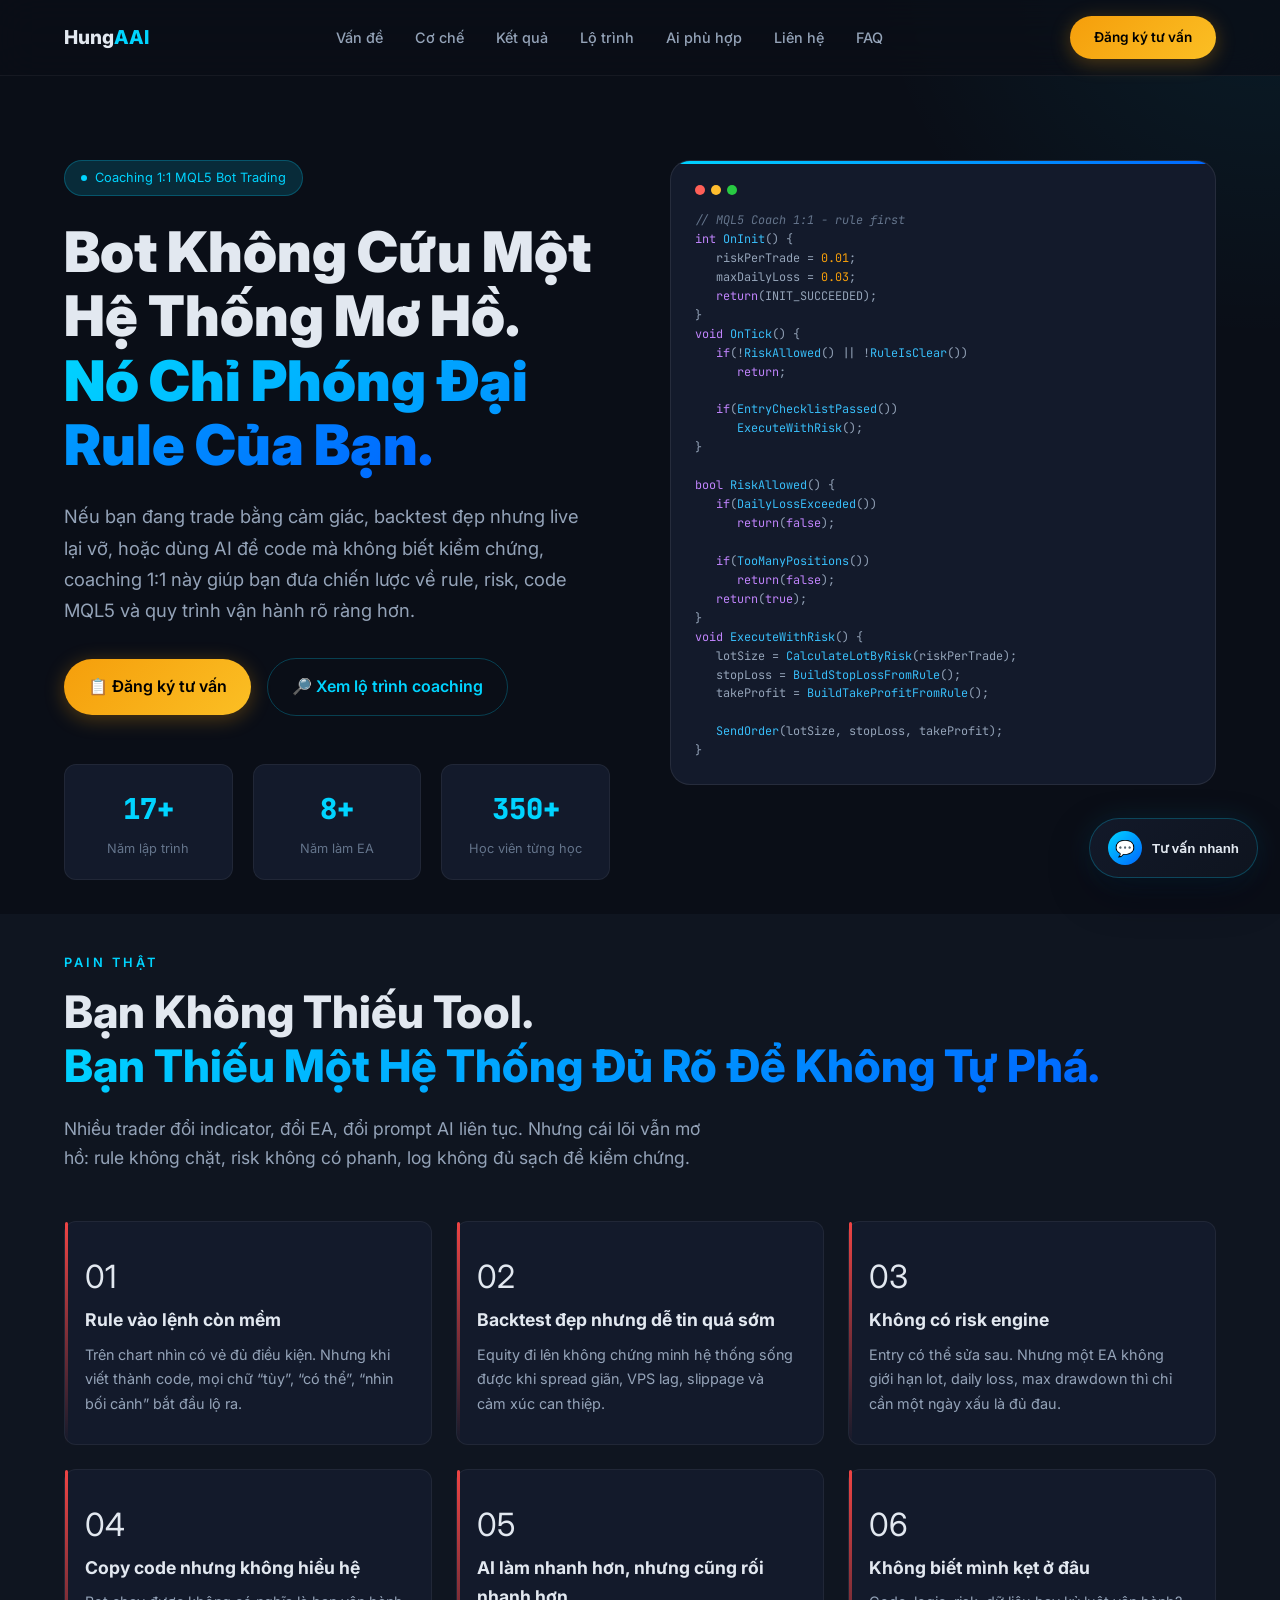
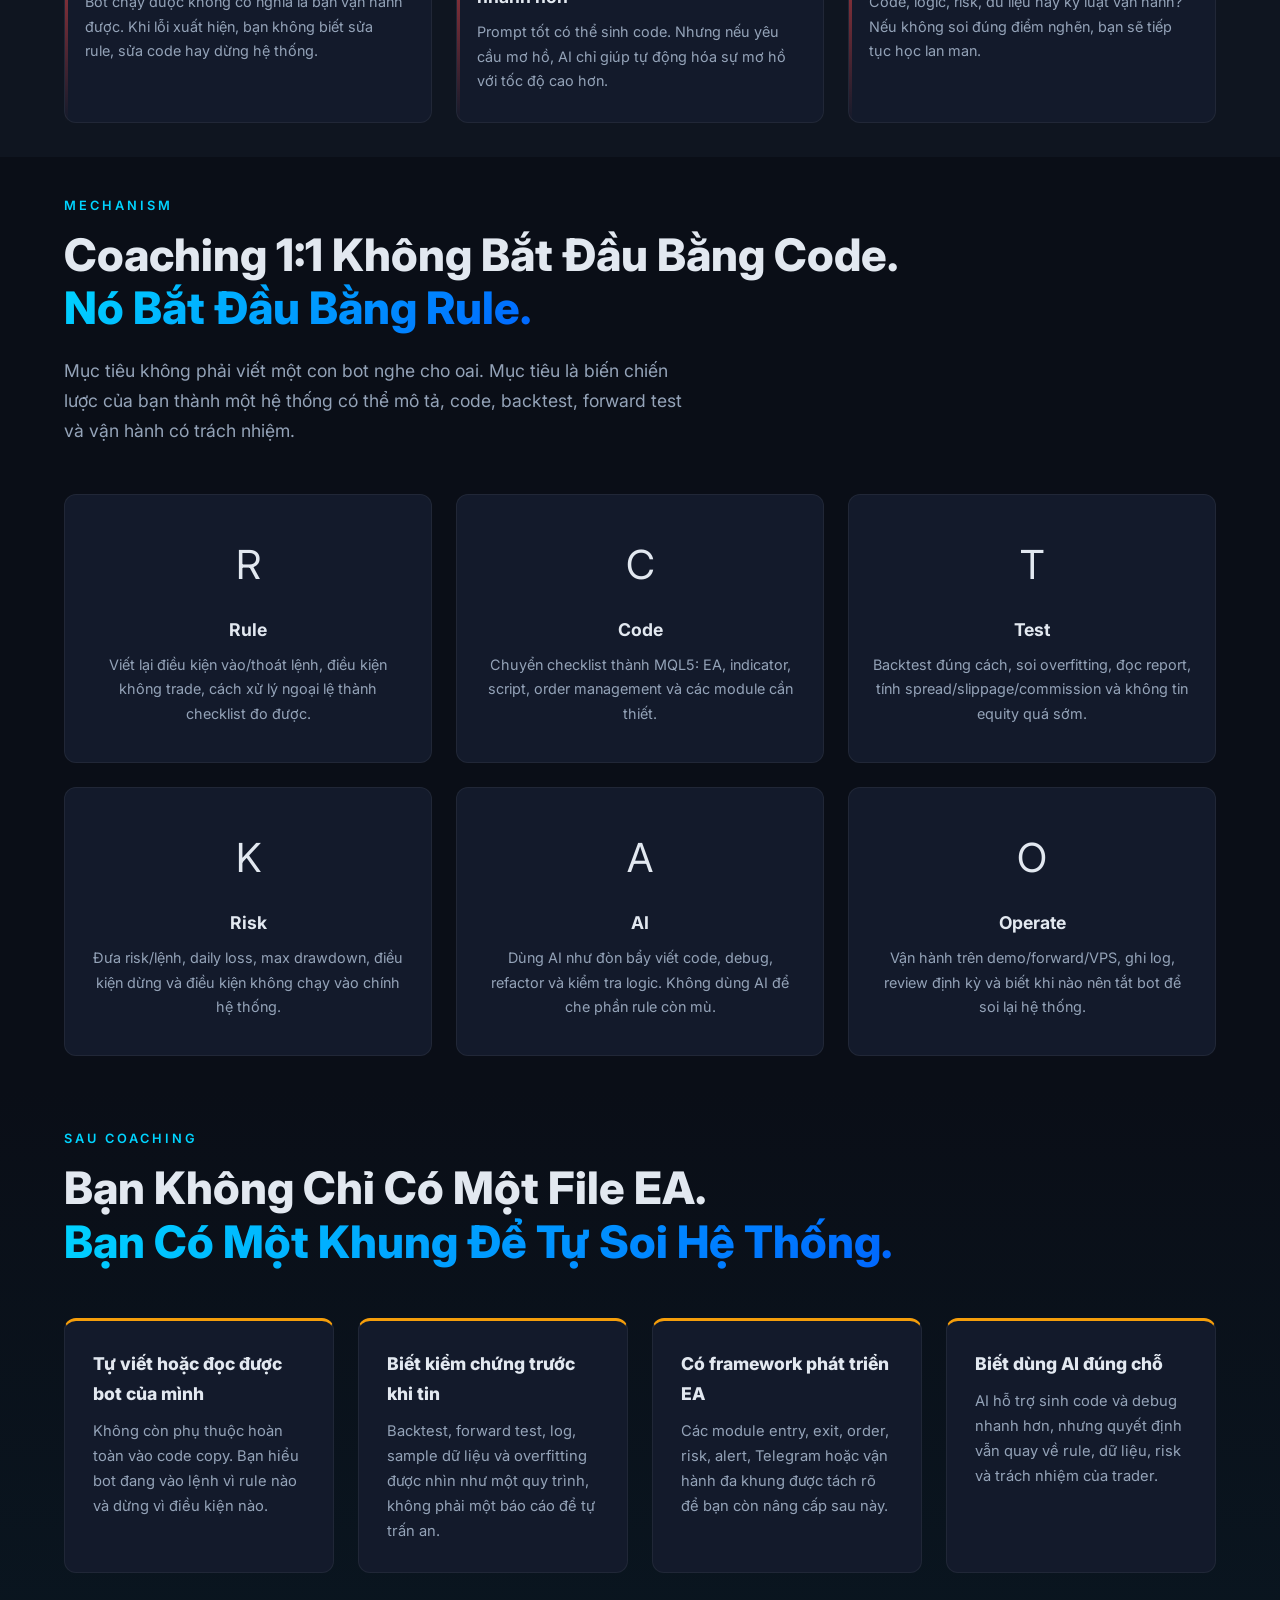
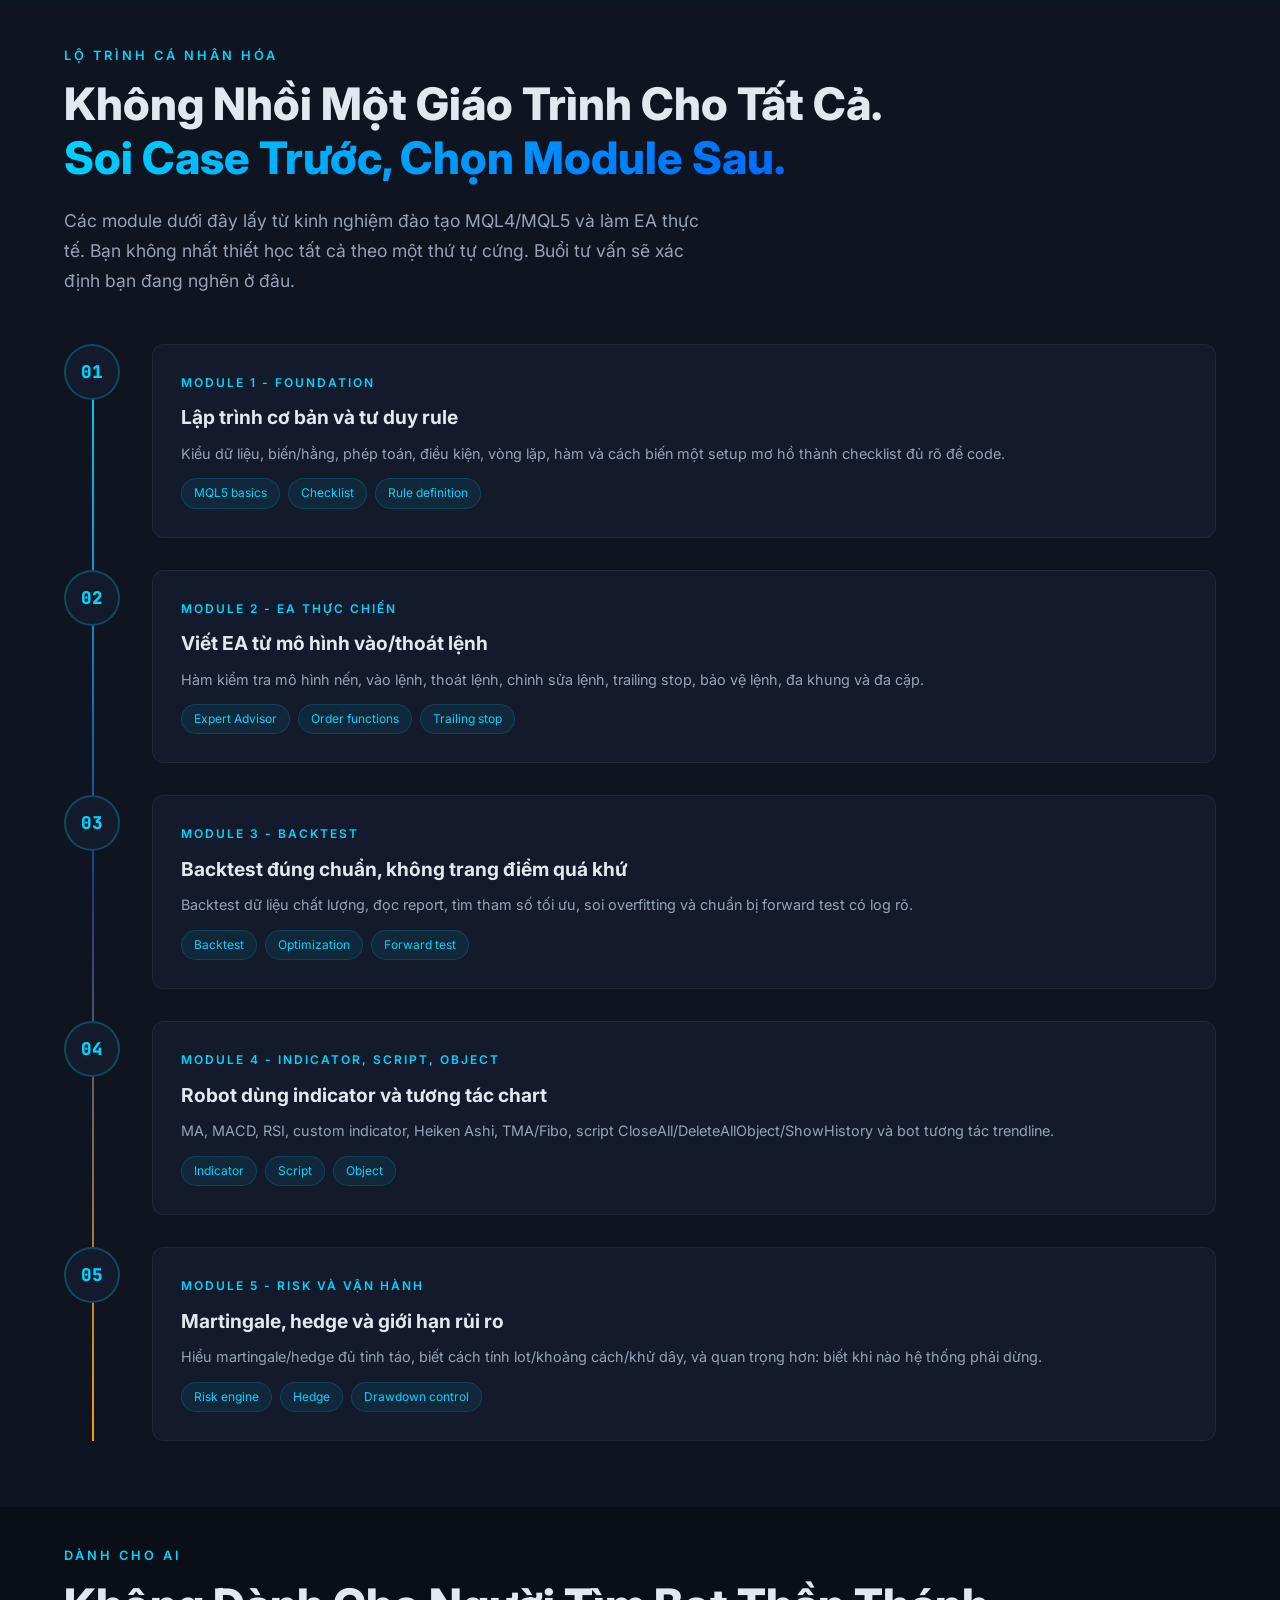
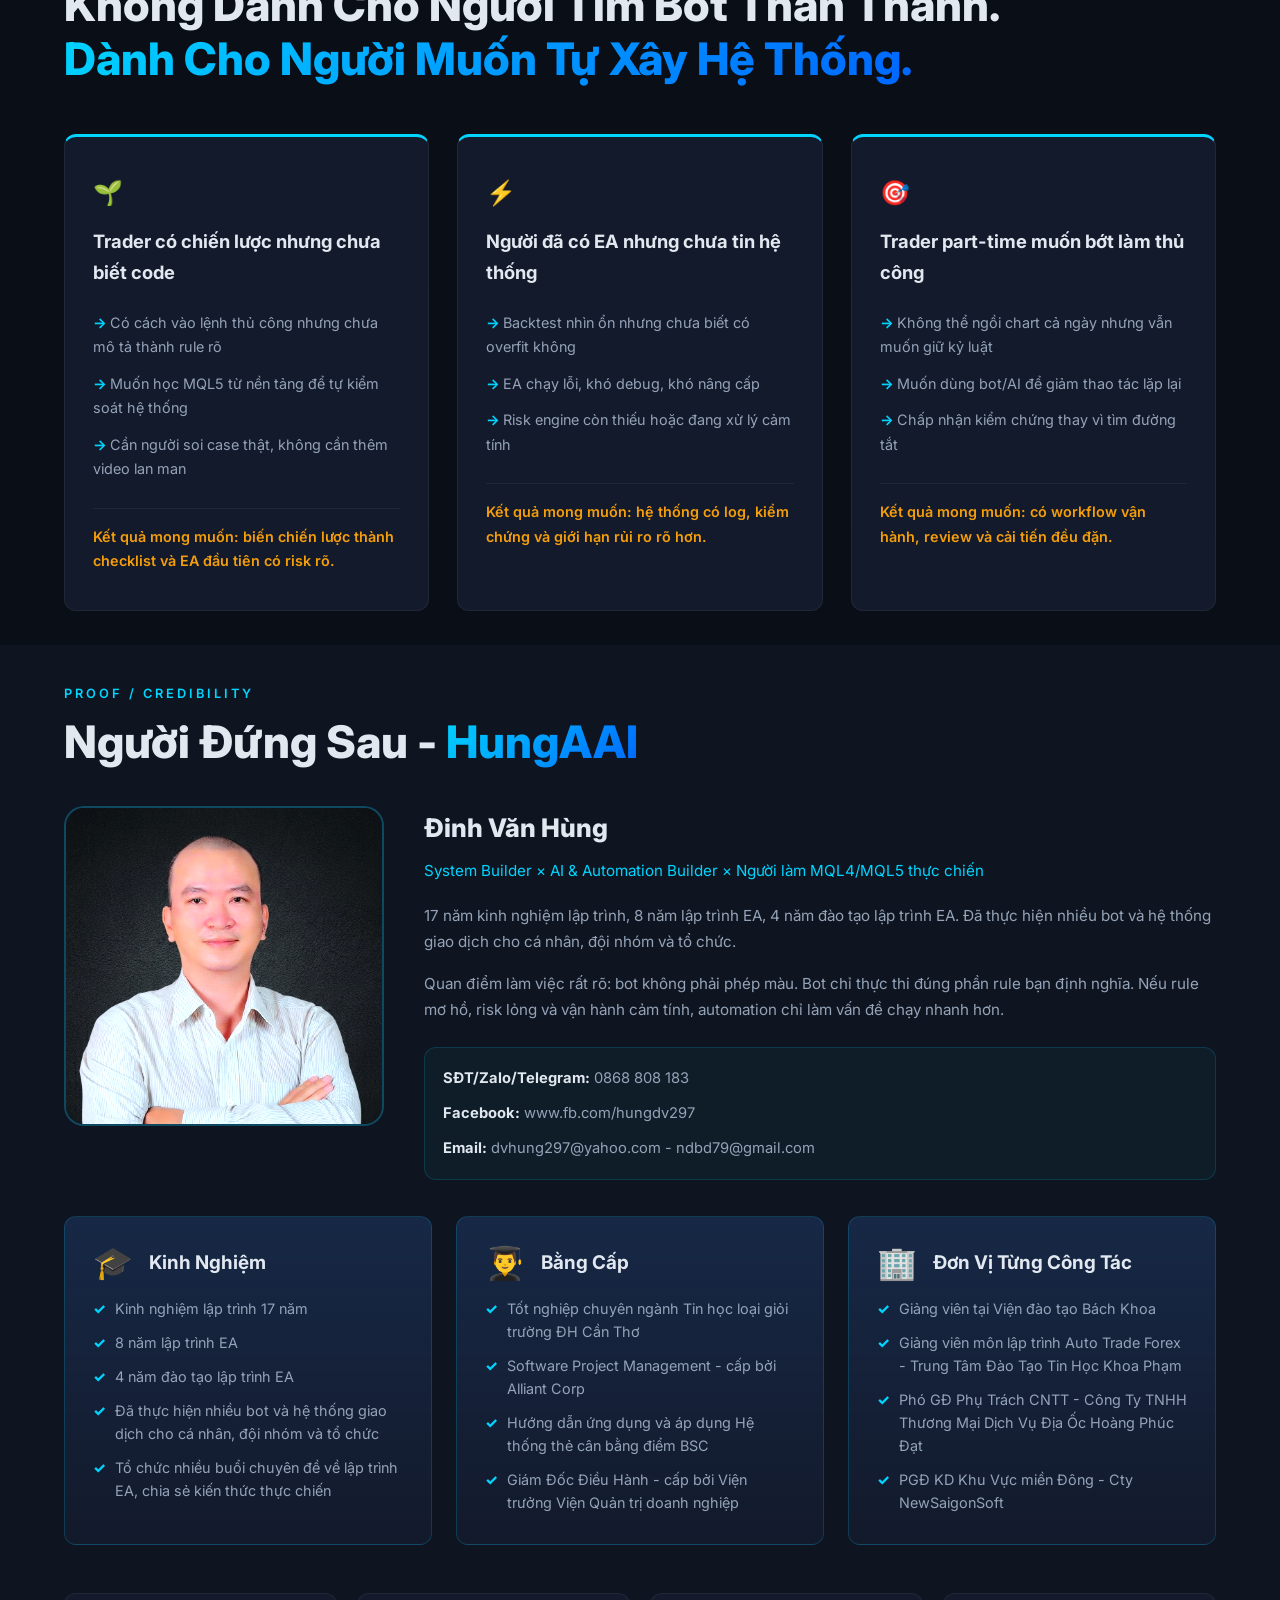
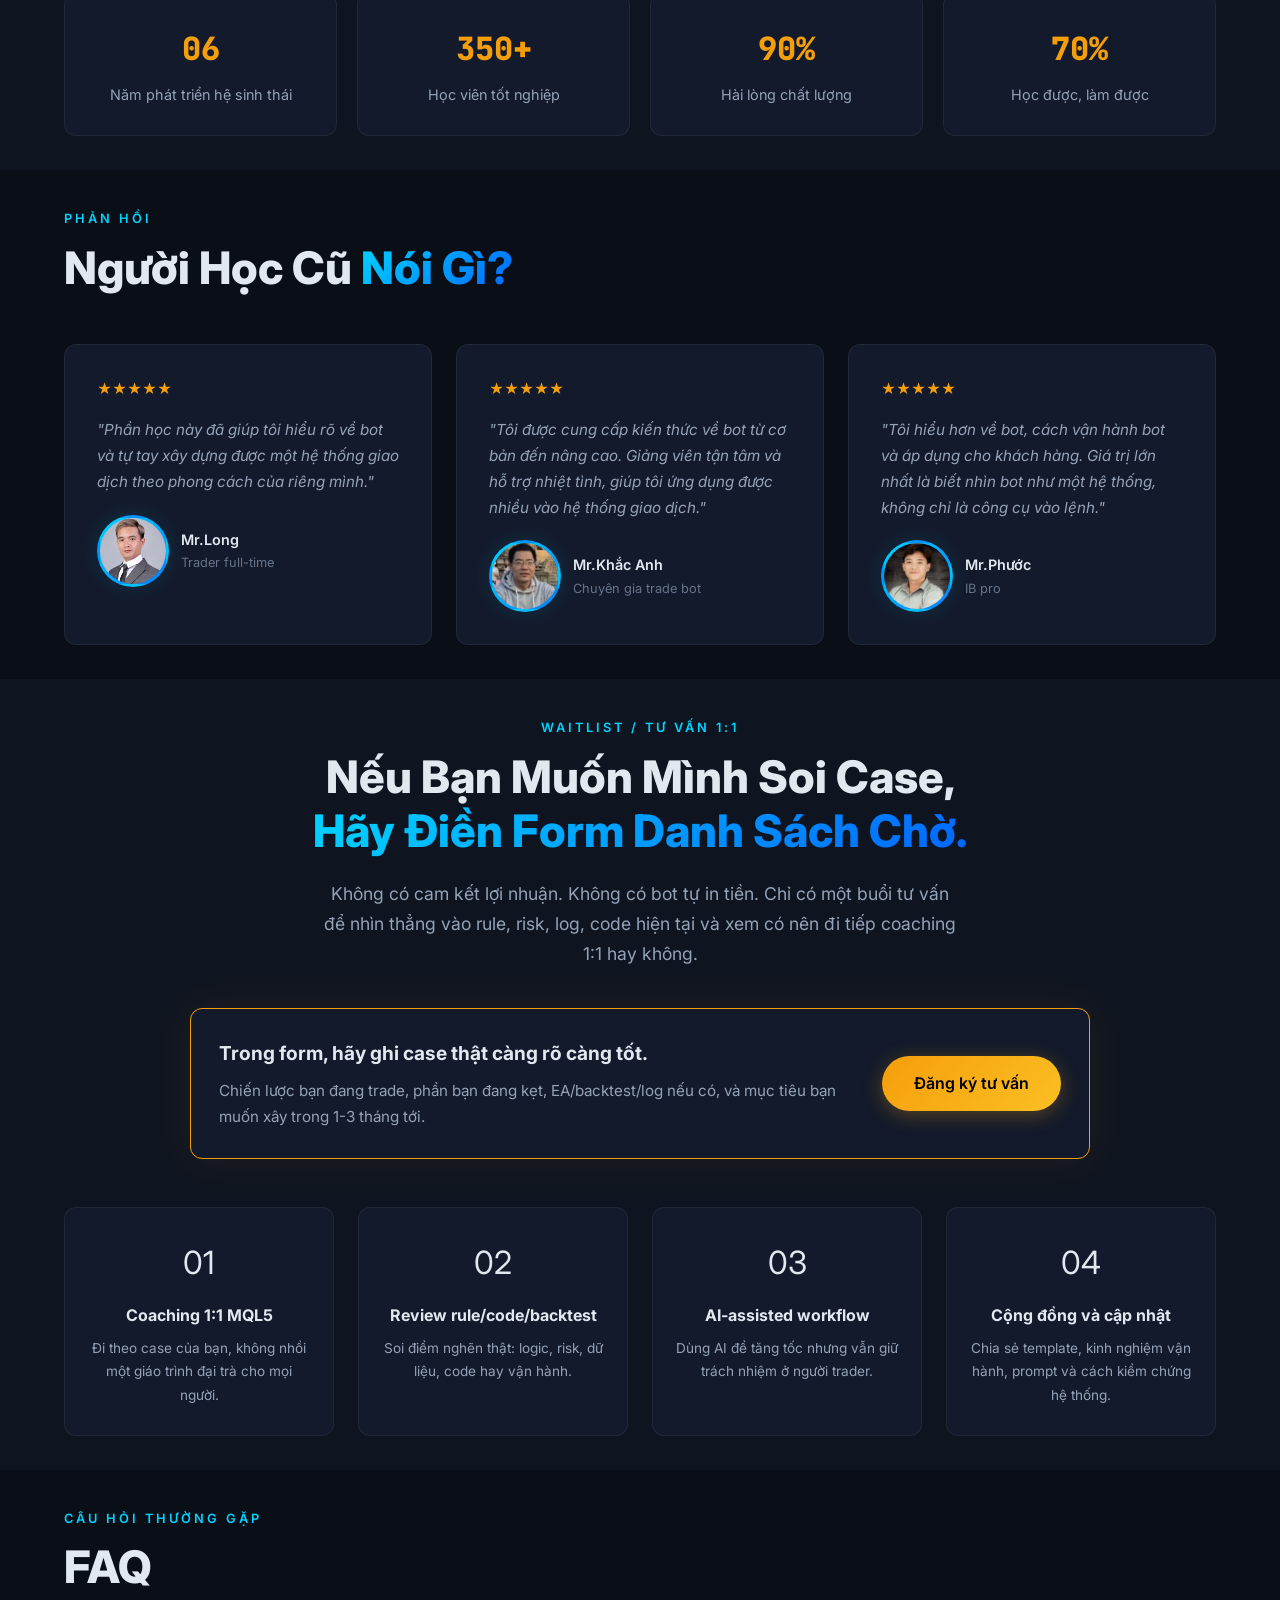
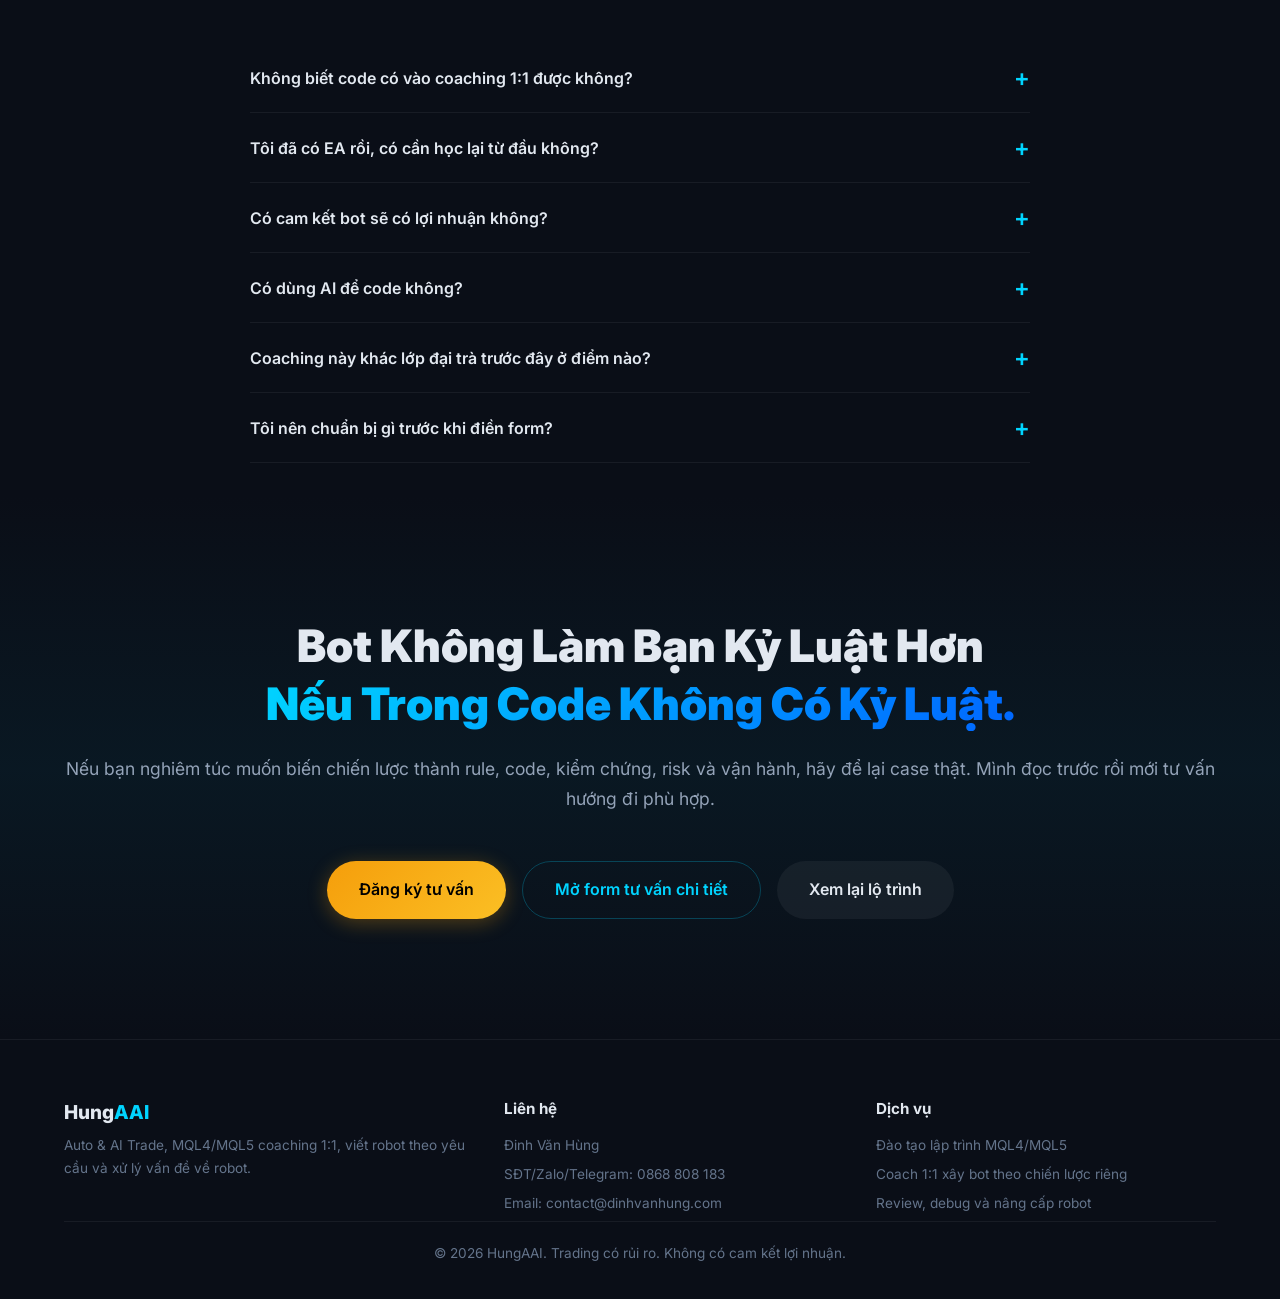
<file: index.html>
<!DOCTYPE html>
<html lang="vi">
<head>
<meta charset="UTF-8">
<meta name="viewport" content="width=device-width, initial-scale=1.0">
<title>Coach 1:1 Lập Trình Bot MQL5 – HungAAI</title>
<meta name="description" content="Coaching 1:1 giúp trader biến chiến lược thành rule, code MQL5, backtest, risk control và quy trình vận hành. Không hứa lợi nhuận, chỉ xây hệ thống rõ hơn.">
<link rel="stylesheet" href="styles.css">
</head>
<body>

<!-- NAVBAR -->
<nav class="navbar" id="navbar">
<div class="container nav-inner">
  <a href="#" class="nav-logo">Hung<span>AAI</span></a>
  <ul class="nav-links" id="navLinks">
    <li><a href="#problems">Vấn đề</a></li>
    <li><a href="#solution">Cơ chế</a></li>
    <li><a href="#outcomes">Kết quả</a></li>
    <li><a href="#roadmap">Lộ trình</a></li>
    <li><a href="#who">Ai phù hợp</a></li>
    <li><a href="#instructor">Liên hệ</a></li>
    <li><a href="#faq">FAQ</a></li>
  </ul>
  <div class="nav-cta"><a href="#" class="btn btn-primary" data-open-lead-form data-lead-type="consultation">Đăng ký tư vấn</a></div>
  <button class="nav-toggle" id="navToggle" aria-label="Menu">☰</button>
</div>
</nav>

<!-- HERO -->
<section class="hero" id="hero">
<div class="container hero-grid">
  <div>
    <div class="hero-badge"><span class="dot"></span> Coaching 1:1 MQL5 Bot Trading</div>
    <h1>Bot Không Cứu Một Hệ Thống Mơ Hồ.<br><span class="text-gradient">Nó Chỉ Phóng Đại Rule Của Bạn.</span></h1>
    <p>Nếu bạn đang trade bằng cảm giác, backtest đẹp nhưng live lại vỡ, hoặc dùng AI để code mà không biết kiểm chứng, coaching 1:1 này giúp bạn đưa chiến lược về rule, risk, code MQL5 và quy trình vận hành rõ ràng hơn.</p>
    <div class="hero-actions">
      <a href="#" class="btn btn-primary" data-open-lead-form data-lead-type="consultation">📋 Đăng ký tư vấn</a>
      <a href="#roadmap" class="btn btn-secondary">🔎 Xem lộ trình coaching</a>
    </div>
    <div class="hero-stats">
      <div class="stat-card"><div class="num">17+</div><div class="label">Năm lập trình</div></div>
      <div class="stat-card"><div class="num">8+</div><div class="label">Năm làm EA</div></div>
      <div class="stat-card"><div class="num">350+</div><div class="label">Học viên từng học</div></div>
    </div>
  </div>
  <div class="hero-visual fade-up">
    <div class="code-header"><span class="code-dot"></span><span class="code-dot"></span><span class="code-dot"></span></div>
    <pre class="code-block"><span class="comment">// MQL5 Coach 1:1 - rule first</span>
<span class="keyword">int</span> <span class="func">OnInit</span>() {
   riskPerTrade = <span class="number">0.01</span>;
   maxDailyLoss = <span class="number">0.03</span>;
   <span class="keyword">return</span>(INIT_SUCCEEDED);
}
<span class="keyword">void</span> <span class="func">OnTick</span>() {
   <span class="keyword">if</span>(!<span class="func">RiskAllowed</span>() || !<span class="func">RuleIsClear</span>())
      <span class="keyword">return</span>;

   <span class="keyword">if</span>(<span class="func">EntryChecklistPassed</span>())
      <span class="func">ExecuteWithRisk</span>();
}

<span class="keyword">bool</span> <span class="func">RiskAllowed</span>() {
   <span class="keyword">if</span>(<span class="func">DailyLossExceeded</span>())
      <span class="keyword">return</span>(<span class="keyword">false</span>);

   <span class="keyword">if</span>(<span class="func">TooManyPositions</span>())
      <span class="keyword">return</span>(<span class="keyword">false</span>);
   <span class="keyword">return</span>(<span class="keyword">true</span>);
}
<span class="keyword">void</span> <span class="func">ExecuteWithRisk</span>() {
   lotSize = <span class="func">CalculateLotByRisk</span>(riskPerTrade);
   stopLoss = <span class="func">BuildStopLossFromRule</span>();
   takeProfit = <span class="func">BuildTakeProfitFromRule</span>();

   <span class="func">SendOrder</span>(lotSize, stopLoss, takeProfit);
}</pre>
  </div>
</div>
</section>

<!-- PROBLEMS -->
<section class="section problems" id="problems">
<div class="container">
  <span class="section-label">Pain thật</span>
  <h2 class="section-title">Bạn Không Thiếu Tool.<br><span class="text-gradient">Bạn Thiếu Một Hệ Thống Đủ Rõ Để Không Tự Phá.</span></h2>
  <p class="section-subtitle">Nhiều trader đổi indicator, đổi EA, đổi prompt AI liên tục. Nhưng cái lõi vẫn mơ hồ: rule không chặt, risk không có phanh, log không đủ sạch để kiểm chứng.</p>
  <div class="problems-grid">
    <div class="card problem-card fade-up"><span class="icon">01</span><h3>Rule vào lệnh còn mềm</h3><p>Trên chart nhìn có vẻ đủ điều kiện. Nhưng khi viết thành code, mọi chữ “tùy”, “có thể”, “nhìn bối cảnh” bắt đầu lộ ra.</p></div>
    <div class="card problem-card fade-up"><span class="icon">02</span><h3>Backtest đẹp nhưng dễ tin quá sớm</h3><p>Equity đi lên không chứng minh hệ thống sống được khi spread giãn, VPS lag, slippage và cảm xúc can thiệp.</p></div>
    <div class="card problem-card fade-up"><span class="icon">03</span><h3>Không có risk engine</h3><p>Entry có thể sửa sau. Nhưng một EA không giới hạn lot, daily loss, max drawdown thì chỉ cần một ngày xấu là đủ đau.</p></div>
    <div class="card problem-card fade-up"><span class="icon">04</span><h3>Copy code nhưng không hiểu hệ</h3><p>Bot chạy được không có nghĩa là bạn vận hành được. Khi lỗi xuất hiện, bạn không biết sửa rule, sửa code hay dừng hệ thống.</p></div>
    <div class="card problem-card fade-up"><span class="icon">05</span><h3>AI làm nhanh hơn, nhưng cũng rối nhanh hơn</h3><p>Prompt tốt có thể sinh code. Nhưng nếu yêu cầu mơ hồ, AI chỉ giúp tự động hóa sự mơ hồ với tốc độ cao hơn.</p></div>
    <div class="card problem-card fade-up"><span class="icon">06</span><h3>Không biết mình kẹt ở đâu</h3><p>Code, logic, risk, dữ liệu hay kỷ luật vận hành? Nếu không soi đúng điểm nghẽn, bạn sẽ tiếp tục học lan man.</p></div>
  </div>
</div>
</section>

<!-- SOLUTION -->
<section class="section" id="solution">
<div class="container">
  <span class="section-label">Mechanism</span>
  <h2 class="section-title">Coaching 1:1 Không Bắt Đầu Bằng Code.<br><span class="text-gradient">Nó Bắt Đầu Bằng Rule.</span></h2>
  <p class="section-subtitle">Mục tiêu không phải viết một con bot nghe cho oai. Mục tiêu là biến chiến lược của bạn thành một hệ thống có thể mô tả, code, backtest, forward test và vận hành có trách nhiệm.</p>
  <div class="solution-grid">
    <div class="card solution-card fade-up"><span class="icon">R</span><h3>Rule</h3><p>Viết lại điều kiện vào/thoát lệnh, điều kiện không trade, cách xử lý ngoại lệ thành checklist đo được.</p></div>
    <div class="card solution-card fade-up"><span class="icon">C</span><h3>Code</h3><p>Chuyển checklist thành MQL5: EA, indicator, script, order management và các module cần thiết.</p></div>
    <div class="card solution-card fade-up"><span class="icon">T</span><h3>Test</h3><p>Backtest đúng cách, soi overfitting, đọc report, tính spread/slippage/commission và không tin equity quá sớm.</p></div>
    <div class="card solution-card fade-up"><span class="icon">K</span><h3>Risk</h3><p>Đưa risk/lệnh, daily loss, max drawdown, điều kiện dừng và điều kiện không chạy vào chính hệ thống.</p></div>
    <div class="card solution-card fade-up"><span class="icon">A</span><h3>AI</h3><p>Dùng AI như đòn bẩy viết code, debug, refactor và kiểm tra logic. Không dùng AI để che phần rule còn mù.</p></div>
    <div class="card solution-card fade-up"><span class="icon">O</span><h3>Operate</h3><p>Vận hành trên demo/forward/VPS, ghi log, review định kỳ và biết khi nào nên tắt bot để soi lại hệ thống.</p></div>
  </div>
</div>
</section>

<!-- OUTCOMES -->
<section class="section outcomes" id="outcomes">
<div class="container">
  <span class="section-label">Sau coaching</span>
  <h2 class="section-title">Bạn Không Chỉ Có Một File EA.<br><span class="text-gradient">Bạn Có Một Khung Để Tự Soi Hệ Thống.</span></h2>
  <div class="outcomes-grid">
    <div class="card outcome-card fade-up"><h3>Tự viết hoặc đọc được bot của mình</h3><p>Không còn phụ thuộc hoàn toàn vào code copy. Bạn hiểu bot đang vào lệnh vì rule nào và dừng vì điều kiện nào.</p></div>
    <div class="card outcome-card fade-up"><h3>Biết kiểm chứng trước khi tin</h3><p>Backtest, forward test, log, sample dữ liệu và overfitting được nhìn như một quy trình, không phải một báo cáo để tự trấn an.</p></div>
    <div class="card outcome-card fade-up"><h3>Có framework phát triển EA</h3><p>Các module entry, exit, order, risk, alert, Telegram hoặc vận hành đa khung được tách rõ để bạn còn nâng cấp sau này.</p></div>
    <div class="card outcome-card fade-up"><h3>Biết dùng AI đúng chỗ</h3><p>AI hỗ trợ sinh code và debug nhanh hơn, nhưng quyết định vẫn quay về rule, dữ liệu, risk và trách nhiệm của trader.</p></div>
  </div>
</div>
</section>

<!-- ROADMAP -->
<section class="section roadmap" id="roadmap">
<div class="container">
  <span class="section-label">Lộ trình cá nhân hóa</span>
  <h2 class="section-title">Không Nhồi Một Giáo Trình Cho Tất Cả.<br><span class="text-gradient">Soi Case Trước, Chọn Module Sau.</span></h2>
  <p class="section-subtitle">Các module dưới đây lấy từ kinh nghiệm đào tạo MQL4/MQL5 và làm EA thực tế. Bạn không nhất thiết học tất cả theo một thứ tự cứng. Buổi tư vấn sẽ xác định bạn đang nghẽn ở đâu.</p>
  <div class="roadmap-timeline">
    <div class="roadmap-item fade-up">
      <div class="roadmap-marker">01</div>
      <div class="roadmap-content card">
        <div class="level-tag">Module 1 - Foundation</div>
        <h3>Lập trình cơ bản và tư duy rule</h3>
        <p>Kiểu dữ liệu, biến/hằng, phép toán, điều kiện, vòng lặp, hàm và cách biến một setup mơ hồ thành checklist đủ rõ để code.</p>
        <div class="roadmap-tags"><span>MQL5 basics</span><span>Checklist</span><span>Rule definition</span></div>
      </div>
    </div>
    <div class="roadmap-item fade-up">
      <div class="roadmap-marker">02</div>
      <div class="roadmap-content card">
        <div class="level-tag">Module 2 - EA thực chiến</div>
        <h3>Viết EA từ mô hình vào/thoát lệnh</h3>
        <p>Hàm kiểm tra mô hình nến, vào lệnh, thoát lệnh, chỉnh sửa lệnh, trailing stop, bảo vệ lệnh, đa khung và đa cặp.</p>
        <div class="roadmap-tags"><span>Expert Advisor</span><span>Order functions</span><span>Trailing stop</span></div>
      </div>
    </div>
    <div class="roadmap-item fade-up">
      <div class="roadmap-marker">03</div>
      <div class="roadmap-content card">
        <div class="level-tag">Module 3 - Backtest</div>
        <h3>Backtest đúng chuẩn, không trang điểm quá khứ</h3>
        <p>Backtest dữ liệu chất lượng, đọc report, tìm tham số tối ưu, soi overfitting và chuẩn bị forward test có log rõ.</p>
        <div class="roadmap-tags"><span>Backtest</span><span>Optimization</span><span>Forward test</span></div>
      </div>
    </div>
    <div class="roadmap-item fade-up">
      <div class="roadmap-marker">04</div>
      <div class="roadmap-content card">
        <div class="level-tag">Module 4 - Indicator, script, object</div>
        <h3>Robot dùng indicator và tương tác chart</h3>
        <p>MA, MACD, RSI, custom indicator, Heiken Ashi, TMA/Fibo, script CloseAll/DeleteAllObject/ShowHistory và bot tương tác trendline.</p>
        <div class="roadmap-tags"><span>Indicator</span><span>Script</span><span>Object</span></div>
      </div>
    </div>
    <div class="roadmap-item fade-up">
      <div class="roadmap-marker">05</div>
      <div class="roadmap-content card">
        <div class="level-tag">Module 5 - Risk và vận hành</div>
        <h3>Martingale, hedge và giới hạn rủi ro</h3>
        <p>Hiểu martingale/hedge đủ tỉnh táo, biết cách tính lot/khoảng cách/khử dây, và quan trọng hơn: biết khi nào hệ thống phải dừng.</p>
        <div class="roadmap-tags"><span>Risk engine</span><span>Hedge</span><span>Drawdown control</span></div>
      </div>
    </div>
  </div>
</div>
</section>

<!-- WHO IS THIS FOR -->
<section class="section" id="who">
<div class="container">
  <span class="section-label">Dành cho ai</span>
  <h2 class="section-title">Không Dành Cho Người Tìm Bot Thần Thánh.<br><span class="text-gradient">Dành Cho Người Muốn Tự Xây Hệ Thống.</span></h2>
  <div class="who-grid">
    <div class="card who-card fade-up">
      <span class="persona">🌱</span>
      <h3>Trader có chiến lược nhưng chưa biết code</h3>
      <ul>
        <li>Có cách vào lệnh thủ công nhưng chưa mô tả thành rule rõ</li>
        <li>Muốn học MQL5 từ nền tảng để tự kiểm soát hệ thống</li>
        <li>Cần người soi case thật, không cần thêm video lan man</li>
      </ul>
      <div class="outcome">Kết quả mong muốn: biến chiến lược thành checklist và EA đầu tiên có risk rõ.</div>
    </div>
    <div class="card who-card fade-up">
      <span class="persona">⚡</span>
      <h3>Người đã có EA nhưng chưa tin hệ thống</h3>
      <ul>
        <li>Backtest nhìn ổn nhưng chưa biết có overfit không</li>
        <li>EA chạy lỗi, khó debug, khó nâng cấp</li>
        <li>Risk engine còn thiếu hoặc đang xử lý cảm tính</li>
      </ul>
      <div class="outcome">Kết quả mong muốn: hệ thống có log, kiểm chứng và giới hạn rủi ro rõ hơn.</div>
    </div>
    <div class="card who-card fade-up">
      <span class="persona">🎯</span>
      <h3>Trader part-time muốn bớt làm thủ công</h3>
      <ul>
        <li>Không thể ngồi chart cả ngày nhưng vẫn muốn giữ kỷ luật</li>
        <li>Muốn dùng bot/AI để giảm thao tác lặp lại</li>
        <li>Chấp nhận kiểm chứng thay vì tìm đường tắt</li>
      </ul>
      <div class="outcome">Kết quả mong muốn: có workflow vận hành, review và cải tiến đều đặn.</div>
    </div>
  </div>
</div>
</section>

<!-- INSTRUCTOR -->
<section class="section instructor" id="instructor">
<div class="container">
  <span class="section-label">Proof / Credibility</span>
  <h2 class="section-title">Người Đứng Sau - <span class="text-gradient">HungAAI</span></h2>
  <div class="instructor-grid">
    <div class="instructor-photo fade-up">
      <img src="assets/hero.png" alt="Đinh Văn Hùng - HungAAI">
    </div>
    <div class="instructor-info fade-up">
      <h3>Đinh Văn Hùng</h3>
      <div class="tagline">System Builder × AI & Automation Builder × Người làm MQL4/MQL5 thực chiến</div>
      <p>17 năm kinh nghiệm lập trình, 8 năm lập trình EA, 4 năm đào tạo lập trình EA. Đã thực hiện nhiều bot và hệ thống giao dịch cho cá nhân, đội nhóm và tổ chức.</p>
      <p>Quan điểm làm việc rất rõ: bot không phải phép màu. Bot chỉ thực thi đúng phần rule bạn định nghĩa. Nếu rule mơ hồ, risk lỏng và vận hành cảm tính, automation chỉ làm vấn đề chạy nhanh hơn.</p>
      <div class="instructor-contact">
        <div><strong>SĐT/Zalo/Telegram:</strong> 0868 808 183</div>
        <div><strong>Facebook:</strong> www.fb.com/hungdv297</div>
        <div><strong>Email:</strong> dvhung297@yahoo.com - ndbd79@gmail.com</div>
      </div>
    </div>
  </div>
  <div class="instructor-detail-grid">
    <div class="card instructor-detail-card fade-up">
      <div class="detail-icon">🎓</div>
      <h3>Kinh Nghiệm</h3>
      <ul>
        <li>Kinh nghiệm lập trình 17 năm</li>
        <li>8 năm lập trình EA</li>
        <li>4 năm đào tạo lập trình EA</li>
        <li>Đã thực hiện nhiều bot và hệ thống giao dịch cho cá nhân, đội nhóm và tổ chức</li>
        <li>Tổ chức nhiều buổi chuyên đề về lập trình EA, chia sẻ kiến thức thực chiến</li>
      </ul>
    </div>
    <div class="card instructor-detail-card fade-up">
      <div class="detail-icon">👨‍🎓</div>
      <h3>Bằng Cấp</h3>
      <ul>
        <li>Tốt nghiệp chuyên ngành Tin học loại giỏi trường ĐH Cần Thơ</li>
        <li>Software Project Management - cấp bởi Alliant Corp</li>
        <li>Hướng dẫn ứng dụng và áp dụng Hệ thống thẻ cân bằng điểm BSC</li>
        <li>Giám Đốc Điều Hành - cấp bởi Viện trưởng Viện Quản trị doanh nghiệp</li>
      </ul>
    </div>
    <div class="card instructor-detail-card fade-up">
      <div class="detail-icon">🏢</div>
      <h3>Đơn Vị Từng Công Tác</h3>
      <ul>
        <li>Giảng viên tại Viện đào tạo Bách Khoa</li>
        <li>Giảng viên môn lập trình Auto Trade Forex - Trung Tâm Đào Tạo Tin Học Khoa Phạm</li>
        <li>Phó GĐ Phụ Trách CNTT - Công Ty TNHH Thương Mại Dịch Vụ Địa Ốc Hoàng Phúc Đạt</li>
        <li>PGĐ KD Khu Vực miền Đông - Cty NewSaigonSoft</li>
      </ul>
    </div>
  </div>
  <div class="trust-grid">
    <div class="card trust-card fade-up"><div class="num">06</div><div>Năm phát triển hệ sinh thái</div></div>
    <div class="card trust-card fade-up"><div class="num">350+</div><div>Học viên tốt nghiệp</div></div>
    <div class="card trust-card fade-up"><div class="num">90%</div><div>Hài lòng chất lượng</div></div>
    <div class="card trust-card fade-up"><div class="num">70%</div><div>Học được, làm được</div></div>
  </div>
</div>
</section>

<!-- TESTIMONIALS -->
<section class="section" id="testimonials">
<div class="container">
  <span class="section-label">Phản hồi</span>
  <h2 class="section-title">Người Học Cũ <span class="text-gradient">Nói Gì?</span></h2>
  <div class="testimonials-grid">
    <div class="card testimonial-card fade-up">
      <div class="stars">★★★★★</div>
      <blockquote>"Phần học này đã giúp tôi hiểu rõ về bot và tự tay xây dựng được một hệ thống giao dịch theo phong cách của riêng mình."</blockquote>
      <div class="author"><div class="avatar"><img src="assets/testimonial-long.png" alt="Mr.Long"></div><div><div class="name">Mr.Long</div><div class="role">Trader full-time</div></div></div>
    </div>
    <div class="card testimonial-card fade-up">
      <div class="stars">★★★★★</div>
      <blockquote>"Tôi được cung cấp kiến thức về bot từ cơ bản đến nâng cao. Giảng viên tận tâm và hỗ trợ nhiệt tình, giúp tôi ứng dụng được nhiều vào hệ thống giao dịch."</blockquote>
      <div class="author"><div class="avatar"><img src="assets/testimonial-khac-anh.png" alt="Mr.Khắc Anh"></div><div><div class="name">Mr.Khắc Anh</div><div class="role">Chuyên gia trade bot</div></div></div>
    </div>
    <div class="card testimonial-card fade-up">
      <div class="stars">★★★★★</div>
      <blockquote>"Tôi hiểu hơn về bot, cách vận hành bot và áp dụng cho khách hàng. Giá trị lớn nhất là biết nhìn bot như một hệ thống, không chỉ là công cụ vào lệnh."</blockquote>
      <div class="author"><div class="avatar"><img src="assets/testimonial-phuoc.png" alt="Mr.Phước"></div><div><div class="name">Mr.Phước</div><div class="role">IB pro</div></div></div>
    </div>
  </div>
</div>
</section>

<!-- OFFER -->
<section class="section community offer" id="offer">
<div class="container">
  <span class="section-label">Waitlist / Tư vấn 1:1</span>
  <h2 class="section-title">Nếu Bạn Muốn Mình Soi Case,<br><span class="text-gradient">Hãy Điền Form Danh Sách Chờ.</span></h2>
  <p class="section-subtitle" style="margin:0 auto 0;">Không có cam kết lợi nhuận. Không có bot tự in tiền. Chỉ có một buổi tư vấn để nhìn thẳng vào rule, risk, log, code hiện tại và xem có nên đi tiếp coaching 1:1 hay không.</p>
  <div class="offer-card card fade-up">
    <div>
      <h3>Trong form, hãy ghi case thật càng rõ càng tốt.</h3>
      <p>Chiến lược bạn đang trade, phần bạn đang kẹt, EA/backtest/log nếu có, và mục tiêu bạn muốn xây trong 1-3 tháng tới.</p>
    </div>
    <a href="#" class="btn btn-primary" data-open-lead-form data-lead-type="consultation">Đăng ký tư vấn</a>
  </div>
  <div class="community-features">
    <div class="card community-feature fade-up"><span class="icon">01</span><h3>Coaching 1:1 MQL5</h3><p>Đi theo case của bạn, không nhồi một giáo trình đại trà cho mọi người.</p></div>
    <div class="card community-feature fade-up"><span class="icon">02</span><h3>Review rule/code/backtest</h3><p>Soi điểm nghẽn thật: logic, risk, dữ liệu, code hay vận hành.</p></div>
    <div class="card community-feature fade-up"><span class="icon">03</span><h3>AI-assisted workflow</h3><p>Dùng AI để tăng tốc nhưng vẫn giữ trách nhiệm ở người trader.</p></div>
    <div class="card community-feature fade-up"><span class="icon">04</span><h3>Cộng đồng và cập nhật</h3><p>Chia sẻ template, kinh nghiệm vận hành, prompt và cách kiểm chứng hệ thống.</p></div>
  </div>
</div>
</section>

<!-- FAQ -->
<section class="section" id="faq">
<div class="container">
  <span class="section-label">Câu hỏi thường gặp</span>
  <h2 class="section-title">FAQ</h2>
  <div class="faq-list">
    <div class="faq-item"><button class="faq-question">Không biết code có vào coaching 1:1 được không?</button><div class="faq-answer"><p>Được, nếu bạn sẵn sàng học từ rule trước. MQL5 có thể học từng bước. Nhưng nếu chiến lược còn mơ hồ, việc đầu tiên không phải code, mà là viết lại điều kiện vào/thoát lệnh cho đủ rõ.</p></div></div>
    <div class="faq-item"><button class="faq-question">Tôi đã có EA rồi, có cần học lại từ đầu không?</button><div class="faq-answer"><p>Không nhất thiết. Mình sẽ đọc case để xem bạn kẹt ở đâu: code lỗi, backtest chưa sạch, risk engine thiếu, hay quy trình vận hành chưa rõ. Coaching 1:1 sẽ chọn module theo điểm nghẽn đó.</p></div></div>
    <div class="faq-item"><button class="faq-question">Có cam kết bot sẽ có lợi nhuận không?</button><div class="faq-answer"><p>Không. Trading có rủi ro. Bot, MQL5 và AI chỉ giúp bạn thực thi rule rõ hơn, kiểm chứng tốt hơn và giảm cảm xúc can thiệp. Kết quả vẫn phụ thuộc vào chiến lược, dữ liệu, risk và kỷ luật vận hành của bạn.</p></div></div>
    <div class="faq-item"><button class="faq-question">Có dùng AI để code không?</button><div class="faq-answer"><p>Có. Nhưng AI không thay bạn chịu trách nhiệm. AI được dùng để tăng tốc viết code, debug, refactor và kiểm tra logic. Rule, risk và quyết định vận hành vẫn phải do người trader hiểu rõ.</p></div></div>
    <div class="faq-item"><button class="faq-question">Coaching này khác lớp đại trà trước đây ở điểm nào?</button><div class="faq-answer"><p>Lớp đại trà đi theo giáo trình chung. Coaching 1:1 bắt đầu từ case của bạn: trình độ code, chiến lược đang dùng, EA/backtest nếu có, và mục tiêu đầu ra. Form là để tư vấn và chốt lộ trình sau, không phải đăng ký mua ngay.</p></div></div>
    <div class="faq-item"><button class="faq-question">Tôi nên chuẩn bị gì trước khi điền form?</button><div class="faq-answer"><p>Ghi càng thật càng tốt: bạn trade thị trường nào, đang dùng rule gì, có backtest/log/EA chưa, phần nào làm bạn kẹt nhất, và bạn muốn xây hệ thống đến mức nào trong 1-3 tháng tới.</p></div></div>
  </div>
</div>
</section>

<!-- FINAL CTA -->
<section class="section final-cta" id="final-cta">
<div class="container">
  <h2>Bot Không Làm Bạn Kỷ Luật Hơn<br><span class="text-gradient">Nếu Trong Code Không Có Kỷ Luật.</span></h2>
  <p>Nếu bạn nghiêm túc muốn biến chiến lược thành rule, code, kiểm chứng, risk và vận hành, hãy để lại case thật. Mình đọc trước rồi mới tư vấn hướng đi phù hợp.</p>

  <div class="btn-group">
    <a href="#" class="btn btn-primary" data-open-lead-form data-lead-type="consultation">Đăng ký tư vấn</a>
    <a href="#" class="btn btn-secondary" data-open-consultation-modal>Mở form tư vấn chi tiết</a>
    <a href="#roadmap" class="btn btn-ghost">Xem lại lộ trình</a>
  </div>
</div>
</section>

<!-- FOOTER -->
<footer class="footer">
<div class="container">
  <div class="footer-grid">
    <div>
      <a href="#" class="nav-logo">Hung<span>AAI</span></a>
      <p>Auto & AI Trade, MQL4/MQL5 coaching 1:1, viết robot theo yêu cầu và xử lý vấn đề về robot.</p>
    </div>
    <div>
      <h4>Liên hệ</h4>
      <p>Đinh Văn Hùng</p>
      <p>SĐT/Zalo/Telegram: 0868 808 183</p>
      <p>Email: contact@dinhvanhung.com</p>
    </div>
    <div>
      <h4>Dịch vụ</h4>
      <p>Đào tạo lập trình MQL4/MQL5</p>
      <p>Coach 1:1 xây bot theo chiến lược riêng</p>
      <p>Review, debug và nâng cấp robot</p>
    </div>
  </div>
  <p class="footer-note">© 2026 HungAAI. Trading có rủi ro. Không có cam kết lợi nhuận.</p>
</div>
</footer>

<!-- LEAD FORM MODAL -->
<div class="lead-modal" id="leadModal" aria-hidden="true">
  <div class="lead-modal-overlay" data-close-lead-form></div>
  <div class="lead-modal-content card" id="leadModalContent" role="dialog" aria-modal="true" aria-labelledby="leadModalTitle">
    <button class="lead-modal-close" id="leadModalCloseBtn" type="button" aria-label="Đóng form">×</button>
    <div class="lead-form-intro" id="leadFormIntro">
      <span class="section-label" style="margin-bottom:8px;">Đăng ký tư vấn 1:1</span>
    </div>
    <form class="lead-form" id="leadCaptureForm" novalidate>
      <div class="form-row">
        <label class="form-label" for="leadName">Họ và tên <span class="req">*</span></label>
        <input class="form-input" type="text" id="leadName" name="name" autocomplete="name" required maxlength="120" placeholder="Nguyễn Văn A">
      </div>
      <div class="form-row">
        <label class="form-label" for="leadEmail">Email <span class="req">*</span></label>
        <input class="form-input" type="email" id="leadEmail" name="email" autocomplete="email" required maxlength="254" placeholder="ban@email.com">
      </div>
      <div class="form-row">
        <label class="form-label" for="leadPhone">Số điện thoại <span class="req">*</span></label>
        <input class="form-input" type="tel" id="leadPhone" name="phone" autocomplete="tel" required maxlength="20" placeholder="0901 234 567">
      </div>
      <fieldset class="form-row lead-options">
        <legend class="form-label">Bạn cần tư vấn về nội dung nào? <span class="req">*</span></legend>
        <label class="option-item" for="leadOptRegisterNow">
          <input type="checkbox" id="leadOptRegisterNow" name="want_register_now">
          <span>Coaching 1:1 MQL5(cọc 1tr)</span>
        </label>
        <label class="option-item" for="leadOptConsultation">
          <input type="checkbox" id="leadOptConsultation" name="want_consultation">
          <span>Tư vấn xây bot theo chiến lược riêng</span>
        </label>
      </fieldset>
      <button type="submit" class="btn btn-primary lead-form-submit" id="leadSubmitBtn">
        <span class="btn-text">Gửi thông tin tư vấn</span>
        <span class="btn-loading" hidden>Đang gửi...</span>
      </button>
    </form>
    <div class="payment-success-view" id="paymentSuccessView" hidden>
      <div class="payment-deposit-card payment-deposit-card-result" id="paymentDepositResult" hidden>
        <div class="payment-deposit-copy">
          <span class="payment-kicker">Đặt cọc test giữ lịch tư vấn</span>
          <strong id="paymentDepositAmount">1.000.000đ</strong>
          <p>Chuyển khoản đúng nội dung bên dưới để hệ thống tự xác nhận đơn cọc.</p>
        </div>
        <div class="payment-qr-wrap">
          <img
            id="paymentQrImage"
            src="https://qr.sepay.vn/img?acc=4358967&bank=ACB&amount=1000000&des=MQL5Coc"
            alt="QR chuyển khoản cọc tư vấn MQL5 qua ACB"
            loading="lazy"
          >
        </div>
        <div class="payment-bank-info">
          <div><span>Ngân hàng</span><strong>ACB</strong></div>
          <div><span>Số tài khoản</span><strong>4358967</strong></div>
          <div><span>Nội dung CK</span><strong id="paymentTransferContent">MQL5Coc</strong></div>
        </div>
      </div>
      <div class="payment-state payment-waiting-state" id="paymentWaitingState" hidden>
        <span class="payment-state-dot"></span>
        <div>
          <strong>Đang chờ SePay xác nhận giao dịch...</strong>
          <p>Bạn cứ chuyển khoản đúng số tiền và nội dung CK. Màn hình này sẽ tự đổi khi đơn được xác nhận.</p>
        </div>
      </div>
      <div class="payment-state payment-paid-state" id="paymentPaidState" hidden>
        <strong>Thanh toán đã được xác nhận. Cảm ơn bạn!</strong>
        <p>Mình đã nhận đơn cọc và sẽ liên hệ để chốt lịch tư vấn.</p>
      </div>
    </div>
    <div class="form-message" id="leadFormMessage" role="status" aria-live="polite" aria-atomic="true"></div>
  </div>
</div>

<!-- CONSULTATION FORM MODAL -->
<div class="consultation-modal" id="consultationModal" aria-hidden="true">
  <div class="consultation-modal-overlay" data-close-consultation-modal></div>
  <div class="consultation-modal-content card" role="dialog" aria-modal="true" aria-labelledby="consultationModalTitle">
    <button class="consultation-modal-close" id="consultationModalCloseBtn" type="button" aria-label="Đóng form tư vấn">×</button>
    <div class="lead-form-intro">
      <span class="section-label" style="margin-bottom:8px;">Form tư vấn chi tiết</span>
      <h3 class="lead-form-title" id="consultationModalTitle">Đăng ký tư vấn coaching 1:1 lập trình bot MQL5</h3>
      <p class="lead-form-note">Điền rõ case thật để mình hiểu rule, code, risk hoặc phần vận hành đang nghẽn.</p>
    </div>
    <div class="consultation-iframe-wrap">
      <iframe
        src="https://docs.google.com/forms/d/e/1FAIpQLScji7NfQqHB9DcvLvEzVWLrYEANddj5KxgXmy1Nj9pW60O9XQ/viewform?embedded=true"
        width="640"
        height="1529"
        frameborder="0"
        marginheight="0"
        marginwidth="0"
        title="Google Form đăng ký tư vấn coaching 1:1 MQL5"
        loading="lazy"
      >Đang tải…</iframe>
    </div>
  </div>
</div>

<!-- SALES CHATBOT -->
<div class="sales-chatbot" id="salesChatbot">
  <button class="chatbot-toggle" id="chatbotToggle" type="button" aria-label="Mở chat tư vấn" aria-expanded="false">
    <span class="chatbot-toggle-icon">💬</span>
    <span class="chatbot-toggle-text">Tư vấn nhanh</span>
  </button>
  <div class="chatbot-panel" id="chatbotPanel" aria-hidden="true">
    <div class="chatbot-header">
      <div>
        <div class="chatbot-kicker">HungAAI Assistant</div>
        <strong>Hỏi nhanh về coaching MQL5</strong>
      </div>
      <button class="chatbot-close" id="chatbotClose" type="button" aria-label="Đóng chat">×</button>
    </div>
    <div class="chatbot-messages" id="chatbotMessages" aria-live="polite"></div>
    <div class="chatbot-suggestions" id="chatbotSuggestions">
      <button type="button" data-chat-question="Tôi chưa biết code">Chưa biết code</button>
      <button type="button" data-chat-question="Có cam kết lợi nhuận không?">Lợi nhuận?</button>
      <button type="button" data-chat-question="Tôi muốn tư vấn">Muốn tư vấn</button>
    </div>
    <form class="chatbot-form" id="chatbotForm">
      <input id="chatbotInput" type="text" autocomplete="off" placeholder="Nhập câu hỏi của bạn..." aria-label="Nhập câu hỏi cho chatbot">
      <button type="submit" aria-label="Gửi câu hỏi">Gửi</button>
    </form>
  </div>
</div>

<script src="script.js"></script>
<script src="main.js"></script>
</body>
</html>
</file>
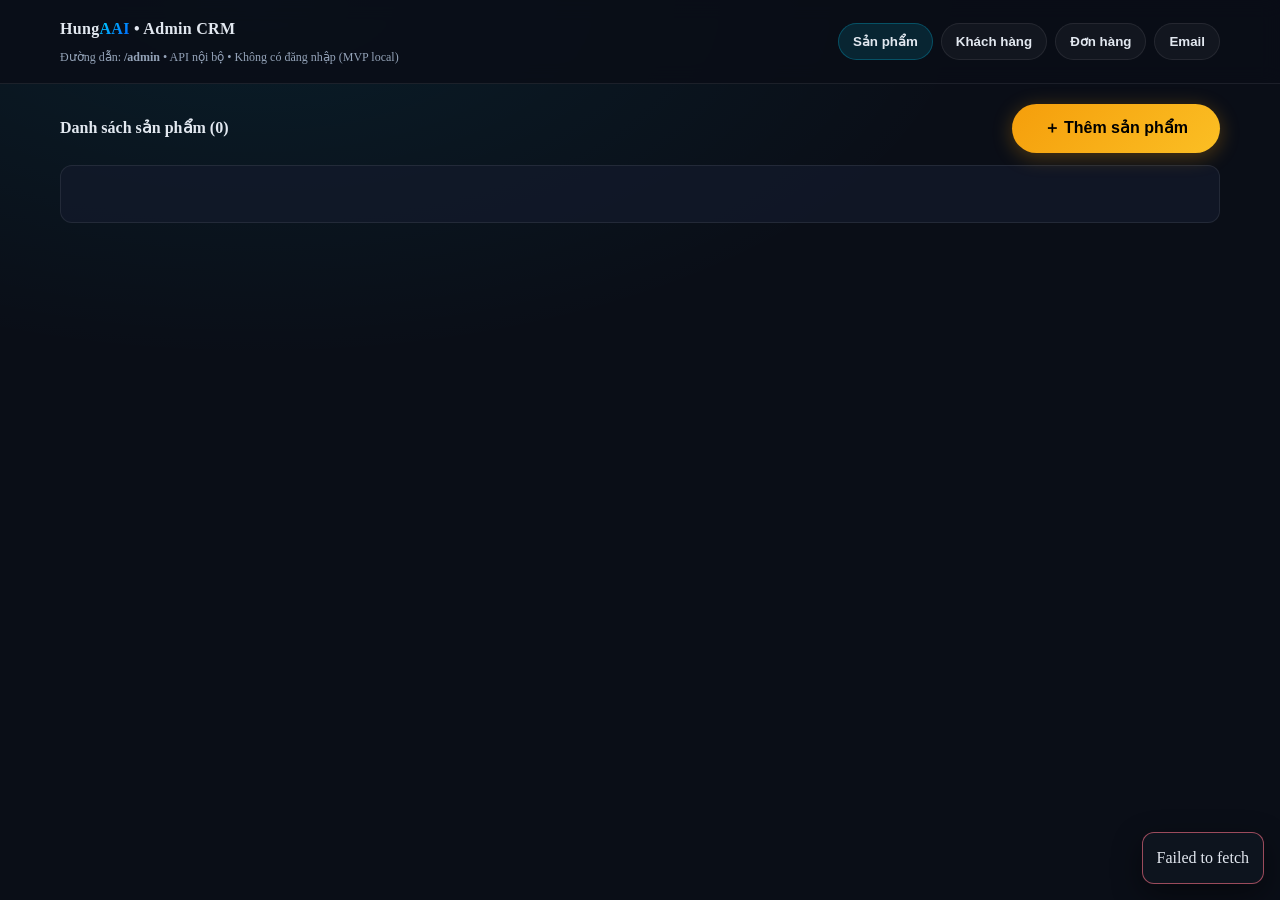
<file: admin/index.html>
<!DOCTYPE html>
<html lang="vi">
<head>
  <meta charset="UTF-8" />
  <meta name="viewport" content="width=device-width, initial-scale=1.0" />
  <title>Admin CRM – HungAAI MQL5</title>
  <link rel="stylesheet" href="/styles.css" />
  <link rel="stylesheet" href="/admin/admin.css" />
</head>
<body class="admin-app">
  <header class="topbar">
    <div class="topbar-inner">
      <div>
        <div class="brand">Hung<span>AAI</span> • Admin CRM</div>
        <div class="hint">Đường dẫn: <strong>/admin</strong> • API nội bộ • Không có đăng nhập (MVP local)</div>
      </div>
      <nav class="tabs" role="tablist" aria-label="Mục quản trị">
        <button type="button" class="tab is-active" data-tab="products" role="tab" aria-selected="true">Sản phẩm</button>
        <button type="button" class="tab" data-tab="customers" role="tab" aria-selected="false">Khách hàng</button>
        <button type="button" class="tab" data-tab="orders" role="tab" aria-selected="false">Đơn hàng</button>
        <button type="button" class="tab" data-tab="emails" role="tab" aria-selected="false">Email</button>
      </nav>
    </div>
  </header>

  <main class="container">
    <section id="panel-products" class="panel is-active" role="tabpanel">
      <div class="toolbar">
        <div class="toolbar-title">Danh sách sản phẩm (<span id="count-products">0</span>)</div>
        <button type="button" class="btn btn-primary js-open-modal" data-entity="product" data-mode="create">＋ Thêm sản phẩm</button>
      </div>
      <div class="card table-wrap">
        <table class="table" id="table-products"></table>
        <div class="empty-state" id="empty-products">Chưa có sản phẩm.</div>
      </div>
    </section>

    <section id="panel-customers" class="panel" role="tabpanel" hidden>
      <div class="toolbar">
        <div class="toolbar-title">Danh sách khách hàng (<span id="count-customers">0</span>)</div>
        <button type="button" class="btn btn-primary js-open-modal" data-entity="customer" data-mode="create">＋ Thêm khách</button>
      </div>
      <div class="card table-wrap">
        <table class="table" id="table-customers"></table>
        <div class="empty-state" id="empty-customers">Chưa có khách hàng.</div>
      </div>
    </section>

    <section id="panel-orders" class="panel" role="tabpanel" hidden>
      <div class="toolbar">
        <div class="toolbar-title">Danh sách đơn hàng (<span id="count-orders">0</span>)</div>
        <button type="button" class="btn btn-primary js-open-modal" data-entity="order" data-mode="create">＋ Thêm đơn</button>
      </div>
      <div class="card table-wrap">
        <table class="table" id="table-orders"></table>
        <div class="empty-state" id="empty-orders">Chưa có đơn hàng.</div>
      </div>
    </section>
    <section id="panel-emails" class="panel" role="tabpanel" hidden>
      <div class="toolbar">
        <div class="toolbar-title">Nhat ky email (<span id="count-emails">0</span>)</div>
      </div>
      <div class="card table-wrap">
        <table class="table" id="table-emails"></table>
        <div class="empty-state" id="empty-emails">Chua co email nao trong hang doi.</div>
      </div>
    </section>
  </main>

  <div class="toast" id="toast" aria-live="polite"></div>

  <div class="modal" id="modal" aria-hidden="true">
    <div class="modal-backdrop" data-close-modal></div>
    <div class="modal-panel" role="dialog" aria-modal="true">
      <div class="modal-header">
        <div class="modal-title" id="modal-title">Chi tiết</div>
        <button type="button" class="icon-btn" data-close-modal aria-label="Đóng">✕</button>
      </div>
      <form class="modal-body" id="modal-form"></form>
      <div class="modal-footer">
        <button type="button" class="btn btn-secondary" data-close-modal>Hủy</button>
        <button type="submit" class="btn btn-primary" form="modal-form">Lưu</button>
      </div>
    </div>
  </div>

  <script src="/admin/admin.js" defer></script>
</body>
</html>
</file>
<file: styles.css>
@import url('https://fonts.googleapis.com/css2?family=Inter:wght@300;400;500;600;700;800;900&family=JetBrains+Mono:wght@400;500;600&display=swap');

:root {
  --bg-primary: #0a0e17;
  --bg-secondary: #0f1520;
  --bg-card: #131a2b;
  --bg-card-hover: #1a2340;
  --cyan: #00d4ff;
  --cyan-glow: rgba(0,212,255,0.15);
  --cyan-border: rgba(0,212,255,0.25);
  --blue: #1e3a8a;
  --blue-light: #3b82f6;
  --gold: #f59e0b;
  --gold-light: #fbbf24;
  --text-primary: #e2e8f0;
  --text-secondary: #94a3b8;
  --text-muted: #64748b;
  --gradient-cyan: linear-gradient(135deg, #00d4ff, #0066ff);
  --gradient-gold: linear-gradient(135deg, #f59e0b, #fbbf24);
  --radius: 12px;
  --radius-lg: 20px;
  --shadow-glow: 0 0 30px rgba(0,212,255,0.1);
}

*, *::before, *::after { box-sizing: border-box; margin: 0; padding: 0; }

html { scroll-behavior: smooth; font-size: 16px; }

body {
  font-family: 'Inter', sans-serif;
  background: var(--bg-primary);
  color: var(--text-primary);
  line-height: 1.7;
  overflow-x: hidden;
}

/* Utility */
.container { max-width: 1200px; margin: 0 auto; padding: 0 24px; }
.section { padding: 34px 0; position: relative; }
.section-label {
  font-size: 0.8rem; font-weight: 600; letter-spacing: 3px; text-transform: uppercase;
  color: var(--cyan); margin-bottom: 12px; display: inline-block;
}
.section-title {
  font-size: clamp(1.8rem, 4vw, 2.8rem); font-weight: 800; line-height: 1.2;
  margin-bottom: 20px;
}
.section-subtitle { font-size: 1.1rem; color: var(--text-secondary); max-width: 640px; }
.text-gradient {
  background: var(--gradient-cyan); -webkit-background-clip: text;
  -webkit-text-fill-color: transparent; background-clip: text;
}
.text-gold { color: var(--gold); }

/* Buttons */
.btn {
  display: inline-flex; align-items: center; gap: 8px;
  padding: 14px 32px; border-radius: 50px; font-weight: 600;
  font-size: 1rem; cursor: pointer; border: none;
  transition: all 0.3s ease; text-decoration: none;
}
.btn-primary {
  background: var(--gradient-gold); color: #000;
  box-shadow: 0 4px 20px rgba(245,158,11,0.3);
}
.btn-primary:hover { transform: translateY(-2px); box-shadow: 0 6px 30px rgba(245,158,11,0.5); }
.btn-secondary {
  background: transparent; color: var(--cyan);
  border: 1px solid var(--cyan-border);
}
.btn-secondary:hover { background: var(--cyan-glow); border-color: var(--cyan); }
.btn-ghost { background: rgba(255,255,255,0.05); color: var(--text-primary); }
.btn-ghost:hover { background: rgba(255,255,255,0.1); }

/* Cards */
.card {
  background: var(--bg-card); border: 1px solid rgba(255,255,255,0.06);
  border-radius: var(--radius); padding: 28px; transition: all 0.3s ease;
}
.card:hover { border-color: var(--cyan-border); transform: translateY(-4px); box-shadow: var(--shadow-glow); }

/* ============ NAVBAR ============ */
.navbar {
  position: fixed; top: 0; left: 0; right: 0; z-index: 100;
  padding: 16px 0; backdrop-filter: blur(20px);
  background: rgba(10,14,23,0.8); border-bottom: 1px solid rgba(255,255,255,0.05);
  transition: all 0.3s;
}
.navbar.scrolled { padding: 10px 0; background: rgba(10,14,23,0.95); }
.nav-inner { display: flex; align-items: center; justify-content: space-between; }
.nav-logo { font-size: 1.2rem; font-weight: 800; color: var(--text-primary); text-decoration: none; }
.nav-logo span { color: var(--cyan); }
.nav-links { display: flex; gap: 32px; list-style: none; }
.nav-links a { color: var(--text-secondary); text-decoration: none; font-size: 0.9rem; font-weight: 500; transition: color 0.3s; }
.nav-links a:hover { color: var(--cyan); }
.nav-cta .btn { padding: 10px 24px; font-size: 0.85rem; }
.nav-toggle { display: none; background: none; border: none; color: var(--text-primary); font-size: 1.5rem; cursor: pointer; }

/* ============ HERO ============ */
.hero { padding: 160px 0 34px; position: relative; min-height: 100vh; display: flex; align-items: center; }
.hero::before {
  content: ''; position: absolute; top: -50%; right: -30%; width: 800px; height: 800px;
  background: radial-gradient(circle, rgba(0,212,255,0.08) 0%, transparent 70%);
  pointer-events: none;
}
.hero-grid { display: grid; grid-template-columns: 1fr 1fr; gap: 60px; align-items: start; }
.hero-badge {
  display: inline-flex; align-items: center; gap: 8px;
  background: var(--cyan-glow); border: 1px solid var(--cyan-border);
  border-radius: 50px; padding: 6px 16px; font-size: 0.8rem; color: var(--cyan);
  margin-bottom: 24px;
}
.hero-badge .dot { width: 6px; height: 6px; border-radius: 50%; background: var(--cyan); animation: pulse 2s infinite; }
.hero h1 { font-size: clamp(2.2rem, 5vw, 3.5rem); font-weight: 900; line-height: 1.15; margin-bottom: 24px; }
.hero p { font-size: 1.15rem; color: var(--text-secondary); margin-bottom: 32px; max-width: 520px; }
.hero-actions { display: flex; align-items: center; gap: 16px; flex-wrap: nowrap; margin-bottom: 48px; }
.hero-actions .btn { padding-inline: 24px; white-space: nowrap; }
.hero-stats { display: grid; grid-template-columns: repeat(3, 1fr); gap: 20px; }
.stat-card {
  background: var(--bg-card); border: 1px solid rgba(255,255,255,0.06);
  border-radius: var(--radius); padding: 20px; text-align: center;
}
.stat-card .num { font-size: 1.8rem; font-weight: 800; color: var(--cyan); font-family: 'JetBrains Mono'; }
.stat-card .label { font-size: 0.8rem; color: var(--text-muted); margin-top: 4px; }

.hero-visual {
  position: relative; background: var(--bg-card); border: 1px solid rgba(255,255,255,0.08);
  border-radius: var(--radius-lg); padding: 24px; overflow: hidden;
  align-self: start;
}
.hero-visual::before {
  content: ''; position: absolute; top: 0; left: 0; right: 0; height: 3px;
  background: var(--gradient-cyan);
}
.hero-photo-card {
  padding: 16px;
  box-shadow: 0 30px 80px rgba(0,0,0,0.35), var(--shadow-glow);
}
.hero-photo {
  display: block;
  width: 100%;
  aspect-ratio: 4 / 5;
  object-fit: cover;
  object-position: center top;
  filter: brightness(1.12) contrast(1.05);
  border-radius: calc(var(--radius-lg) - 6px);
  border: 1px solid rgba(255,255,255,0.08);
}
.hero-photo-caption {
  position: absolute;
  left: 32px;
  right: 32px;
  bottom: 32px;
  display: grid;
  gap: 4px;
  padding: 16px 18px;
  border: 1px solid rgba(255,255,255,0.12);
  border-radius: var(--radius);
  background: rgba(10,14,23,0.82);
  backdrop-filter: blur(14px);
}
.hero-photo-caption span {
  color: var(--cyan);
  font-size: 0.82rem;
  font-weight: 700;
}
.hero-photo-caption strong {
  color: var(--text-primary);
  font-size: 0.95rem;
  line-height: 1.35;
}
.code-header { display: flex; gap: 6px; margin-bottom: 16px; }
.code-dot { width: 10px; height: 10px; border-radius: 50%; }
.code-dot:nth-child(1) { background: #ff5f57; }
.code-dot:nth-child(2) { background: #ffbd2e; }
.code-dot:nth-child(3) { background: #28ca42; }
.code-block {
  font-family: 'JetBrains Mono', monospace; font-size: 0.74rem;
  line-height: 1.6; color: var(--text-secondary);
  max-height: 0;
  opacity: 0;
  overflow: hidden;
}
.hero-visual.visible .code-block { animation: codeRevealDown 1.5s ease-out 0.25s forwards; }
.code-block .keyword { color: #c084fc; }
.code-block .func { color: #38bdf8; }
.code-block .string { color: #4ade80; }
.code-block .comment { color: var(--text-muted); font-style: italic; }
.code-block .number { color: var(--gold); }

/* ============ PROBLEMS ============ */
.problems { background: var(--bg-secondary); }
.problems-grid { display: grid; grid-template-columns: repeat(auto-fit, minmax(340px, 1fr)); gap: 24px; margin-top: 48px; }
.problem-card { position: relative; padding-left: 20px; }
.problem-card::before {
  content: ''; position: absolute; left: 0; top: 0; bottom: 0; width: 3px;
  background: linear-gradient(to bottom, #ef4444, transparent); border-radius: 2px;
}
.problem-card .icon { font-size: 2rem; margin-bottom: 12px; }
.problem-card h3 { font-size: 1.1rem; font-weight: 700; margin-bottom: 8px; }
.problem-card p { font-size: 0.9rem; color: var(--text-secondary); }

/* ============ SOLUTION ============ */
.solution-grid { display: grid; grid-template-columns: repeat(auto-fit, minmax(280px, 1fr)); gap: 24px; margin-top: 48px; }
.solution-card { text-align: center; padding: 36px 24px; }
.solution-card .icon { font-size: 2.5rem; margin-bottom: 16px; display: block; }
.solution-card h3 { font-size: 1.1rem; font-weight: 700; margin-bottom: 8px; }
.solution-card p { font-size: 0.9rem; color: var(--text-secondary); }

/* ============ OUTCOMES ============ */
.outcomes { background: linear-gradient(180deg, var(--bg-primary) 0%, rgba(0,212,255,0.035) 100%); }
.outcomes-grid {
  display: grid;
  grid-template-columns: repeat(auto-fit, minmax(260px, 1fr));
  gap: 24px;
  margin-top: 48px;
}
.outcome-card {
  border-top: 3px solid var(--gold);
}
.outcome-card h3 {
  font-size: 1.1rem;
  font-weight: 800;
  margin-bottom: 10px;
}
.outcome-card p {
  color: var(--text-secondary);
  font-size: 0.92rem;
}

/* ============ ROADMAP ============ */
.roadmap { background: var(--bg-secondary); }
.roadmap-timeline { position: relative; margin-top: 48px; }
.roadmap-timeline::before {
  content: ''; position: absolute; left: 28px; top: 0; bottom: 0;
  width: 2px; background: linear-gradient(to bottom, var(--cyan), var(--blue), var(--gold));
}
.roadmap-item { display: flex; gap: 32px; margin-bottom: 32px; position: relative; }
.roadmap-marker {
  width: 56px; height: 56px; min-width: 56px; border-radius: 50%;
  background: var(--bg-card); border: 2px solid var(--cyan-border);
  display: flex; align-items: center; justify-content: center;
  font-weight: 800; font-size: 1.1rem; color: var(--cyan); z-index: 1;
  font-family: 'JetBrains Mono';
}
.roadmap-content { flex: 1; }
.roadmap-content .level-tag {
  font-size: 0.75rem; font-weight: 600; letter-spacing: 2px; text-transform: uppercase;
  color: var(--cyan); margin-bottom: 8px;
}
.roadmap-content h3 { font-size: 1.2rem; font-weight: 700; margin-bottom: 8px; }
.roadmap-content p { font-size: 0.9rem; color: var(--text-secondary); }
.roadmap-tags { display: flex; gap: 8px; flex-wrap: wrap; margin-top: 12px; }
.roadmap-tags span {
  background: rgba(0,212,255,0.08); border: 1px solid rgba(0,212,255,0.15);
  padding: 4px 12px; border-radius: 50px; font-size: 0.75rem; color: var(--cyan);
}

/* ============ WHO ============ */
.who-grid { display: grid; grid-template-columns: repeat(auto-fit, minmax(320px, 1fr)); gap: 28px; margin-top: 48px; }
.who-card { padding: 36px 28px; border-top: 3px solid var(--cyan); }
.who-card .persona { font-size: 1.5rem; margin-bottom: 12px; display: block; }
.who-card h3 { font-size: 1.15rem; font-weight: 700; margin-bottom: 16px; }
.who-card ul { list-style: none; }
.who-card li { padding: 6px 0; font-size: 0.9rem; color: var(--text-secondary); }
.who-card li::before { content: '→ '; color: var(--cyan); font-weight: 700; }
.who-card .outcome {
  margin-top: 20px; padding-top: 16px; border-top: 1px solid rgba(255,255,255,0.06);
  font-weight: 600; color: var(--gold); font-size: 0.9rem;
}

/* ============ INSTRUCTOR ============ */
.instructor { background: var(--bg-secondary); }
.instructor-grid { display: grid; grid-template-columns: 320px 1fr; gap: 40px; align-items: start; margin-top: 36px; }
.instructor-photo {
  width: 100%; aspect-ratio: 1; border-radius: var(--radius-lg);
  background: var(--bg-card); border: 2px solid var(--cyan-border);
  display: flex; align-items: center; justify-content: center; font-size: 6rem;
  overflow: hidden;
}
.instructor-photo img {
  width: 100%;
  height: 100%;
  object-fit: cover;
  object-position: center top;
  filter: brightness(1.08) contrast(1.04);
}
.instructor-info h3 { font-size: 1.6rem; font-weight: 800; margin-bottom: 8px; }
.instructor-info .tagline { color: var(--cyan); font-size: 0.95rem; margin-bottom: 20px; }
.instructor-info p { color: var(--text-secondary); margin-bottom: 16px; font-size: 0.95rem; }
.instructor-contact {
  display: grid;
  gap: 10px;
  margin-top: 24px;
  padding: 18px;
  border-radius: var(--radius);
  border: 1px solid rgba(0,212,255,0.16);
  background: rgba(0,212,255,0.04);
  color: var(--text-secondary);
  font-size: 0.92rem;
}
.instructor-contact strong { color: var(--text-primary); }
.instructor-detail-grid {
  display: grid;
  grid-template-columns: repeat(3, 1fr);
  gap: 24px;
  margin-top: 36px;
  align-items: stretch;
}
.instructor-detail-card {
  background: linear-gradient(180deg, rgba(59,130,246,0.18), var(--bg-card));
  border-color: rgba(0,212,255,0.18);
  display: grid;
  grid-template-columns: auto 1fr;
  align-content: start;
  align-items: center;
  column-gap: 16px;
  row-gap: 18px;
  min-height: 290px;
  padding: 30px 28px;
}
.instructor-detail-card .detail-icon {
  font-size: 2rem;
  line-height: 1;
  margin: 0;
}
.instructor-detail-card h3 {
  font-size: 1.18rem;
  line-height: 1.35;
  margin: 0;
}
.instructor-detail-card ul {
  grid-column: 1 / -1;
  list-style: none;
  display: grid;
  gap: 11px;
}
.instructor-detail-card li {
  position: relative;
  padding-left: 22px;
  color: var(--text-secondary);
  font-size: 0.9rem;
  line-height: 1.6;
}
.instructor-detail-card li::before {
  content: '✓';
  position: absolute;
  left: 0;
  top: 0;
  color: var(--cyan);
  font-weight: 800;
}
.trust-grid {
  display: grid;
  grid-template-columns: repeat(auto-fit, minmax(180px, 1fr));
  gap: 20px;
  margin-top: 48px;
}
.trust-card { text-align: center; }
.trust-card .num {
  font-family: 'JetBrains Mono', monospace;
  font-size: 2rem;
  font-weight: 800;
  color: var(--gold);
  margin-bottom: 6px;
}
.trust-card div:last-child {
  color: var(--text-secondary);
  font-size: 0.9rem;
}

/* ============ TESTIMONIALS ============ */
.testimonials-grid { display: grid; grid-template-columns: repeat(auto-fit, minmax(320px, 1fr)); gap: 24px; margin-top: 48px; }
.testimonial-card { padding: 32px; }
.testimonial-card .stars { color: var(--gold); margin-bottom: 16px; font-size: 0.9rem; }
.testimonial-card blockquote { font-size: 0.95rem; color: var(--text-secondary); line-height: 1.7; margin-bottom: 20px; font-style: italic; }
.testimonial-card .author { display: flex; align-items: center; gap: 12px; }
.testimonial-card .avatar {
  width: 72px; height: 72px; border-radius: 50%;
  background: var(--gradient-cyan); display: flex; align-items: center;
  justify-content: center; flex: 0 0 72px; overflow: hidden;
  border: 3px solid var(--cyan-border);
  box-shadow: 0 0 24px rgba(0,212,255,0.12);
}
.testimonial-card .avatar img { width: 100%; height: 100%; object-fit: cover; object-position: center top; }
.testimonial-card .name { font-weight: 600; font-size: 0.9rem; }
.testimonial-card .role { font-size: 0.8rem; color: var(--text-muted); }

/* ============ COMMUNITY ============ */
.community { background: var(--bg-secondary); text-align: center; }
.community-features { display: grid; grid-template-columns: repeat(auto-fit, minmax(220px, 1fr)); gap: 24px; margin-top: 48px; }
.community-feature { padding: 28px 20px; text-align: center; }
.community-feature .icon { font-size: 2rem; margin-bottom: 12px; display: block; }
.community-feature h3 { font-size: 1rem; font-weight: 700; margin-bottom: 8px; }
.community-feature p { font-size: 0.85rem; color: var(--text-secondary); }
.offer-card {
  display: flex;
  align-items: center;
  justify-content: space-between;
  gap: 24px;
  max-width: 900px;
  margin: 40px auto 0;
  text-align: left;
  border: 1px solid var(--gold);
  box-shadow: 0 0 40px rgba(245,158,11,0.08);
}
.offer-card h3 {
  font-size: 1.2rem;
  margin-bottom: 8px;
}
.offer-card p {
  color: var(--text-secondary);
  font-size: 0.95rem;
}
.offer-card .btn { white-space: nowrap; }

/* ============ FAQ ============ */
.faq-list { max-width: 780px; margin: 48px auto 0; }
.faq-item { border-bottom: 1px solid rgba(255,255,255,0.06); }
.faq-question {
  width: 100%; background: none; border: none; color: var(--text-primary);
  font-size: 1rem; font-weight: 600; padding: 20px 0; text-align: left;
  cursor: pointer; display: flex; justify-content: space-between; align-items: center;
  font-family: 'Inter', sans-serif;
}
.faq-question::after { content: '+'; font-size: 1.5rem; color: var(--cyan); transition: transform 0.3s; }
.faq-item.active .faq-question::after { transform: rotate(45deg); }
.faq-answer { max-height: 0; overflow: hidden; transition: max-height 0.4s ease; }
.faq-answer p { padding: 0 0 20px; color: var(--text-secondary); font-size: 0.95rem; }

/* ============ FINAL CTA ============ */
.final-cta {
  text-align: center; padding: 120px 0;
  background: linear-gradient(180deg, var(--bg-primary) 0%, rgba(0,212,255,0.05) 50%, var(--bg-primary) 100%);
}
.final-cta h2 { font-size: clamp(1.8rem, 4vw, 2.8rem); font-weight: 900; margin-bottom: 20px; line-height: 1.3; }
.final-cta p { color: var(--text-secondary); margin-bottom: 36px; font-size: 1.1rem; }
.final-cta .btn-group { display: flex; gap: 16px; justify-content: center; flex-wrap: wrap; margin-top: 48px; }

/* Consultation Google Form modal */
.consultation-modal {
  position: fixed;
  inset: 0;
  z-index: 260;
  display: none;
  align-items: center;
  justify-content: center;
  padding: 24px;
}
.consultation-modal.open { display: flex; }
.consultation-modal-overlay {
  position: absolute;
  inset: 0;
  background: rgba(2, 6, 23, 0.72);
  backdrop-filter: blur(5px);
}
.consultation-modal-content {
  position: relative;
  z-index: 1;
  width: min(900px, 100%);
  max-height: calc(100vh - 48px);
  overflow-y: auto;
  padding: 28px;
  border-radius: var(--radius-lg);
  border: 1px solid var(--cyan-border);
  box-shadow: 0 30px 60px rgba(2, 6, 23, 0.65);
}
.consultation-modal-close {
  position: absolute;
  top: 12px;
  right: 12px;
  width: 38px;
  height: 38px;
  border: none;
  border-radius: 999px;
  cursor: pointer;
  background: rgba(255,255,255,0.08);
  color: var(--text-primary);
  font-size: 1.25rem;
  line-height: 1;
}
.consultation-modal-close:hover { background: rgba(255,255,255,0.18); }
.consultation-iframe-wrap {
  margin-top: 16px;
  border-radius: 12px;
  overflow: hidden;
  border: 1px solid rgba(255,255,255,0.12);
}
.consultation-iframe-wrap iframe {
  display: block;
  width: 100%;
  min-height: 1529px;
  border: 0;
  background: #ffffff;
}

/* Lead capture form */
.lead-form-card {
  max-width: 520px; margin: 48px auto 0; text-align: left;
  padding: 32px; border-radius: var(--radius-lg);
  border: 1px solid var(--cyan-border);
  box-shadow: 0 0 40px rgba(0,212,255,0.08);
}
.lead-form-card:hover { transform: none; }
.lead-form-intro { margin-bottom: 14px; }
.lead-form-intro[hidden],
.lead-form[hidden] { display: none !important; }
.lead-form-title {
  font-size: 1.25rem; font-weight: 700; line-height: 1.35; color: var(--text-primary); margin-bottom: 8px;
}
.lead-form-note { font-size: 0.9rem; color: var(--text-muted); margin: 0; }
.lead-form { display: flex; flex-direction: column; gap: 14px; }
.form-row { display: flex; flex-direction: column; gap: 8px; }
.form-label { font-size: 0.85rem; font-weight: 600; color: var(--text-secondary); }
.form-label .req { color: var(--gold); }
.form-input {
  width: 100%; padding: 12px 14px; border-radius: 10px;
  border: 1px solid rgba(255,255,255,0.1); background: var(--bg-secondary);
  color: var(--text-primary); font-family: inherit; font-size: 1rem;
  transition: border-color 0.2s, box-shadow 0.2s;
}
.form-input::placeholder { color: var(--text-muted); }
.form-input:hover { border-color: rgba(0,212,255,0.25); }
.form-input:focus {
  outline: none; border-color: var(--cyan);
  box-shadow: 0 0 0 3px var(--cyan-glow);
}
.lead-options {
  border: 1px solid rgba(255,255,255,0.1);
  background: rgba(255,255,255,0.02);
  border-radius: 10px;
  padding: 12px 14px;
}
.lead-options .form-label { margin-bottom: 4px; }
.option-item {
  display: flex;
  align-items: center;
  gap: 10px;
  font-size: 0.95rem;
  color: var(--text-secondary);
  cursor: pointer;
}
.option-item + .option-item { margin-top: 8px; }
.option-item input[type='checkbox'] {
  width: 16px;
  height: 16px;
  accent-color: #00d4ff;
}
.payment-deposit-card {
  display: grid;
  grid-template-columns: minmax(0, 1fr) 148px;
  gap: 12px 16px;
  align-items: start;
  padding: 14px;
  border: 1px solid rgba(245, 158, 11, 0.28);
  border-radius: 14px;
  background: linear-gradient(135deg, rgba(245, 158, 11, 0.12), rgba(0, 212, 255, 0.06));
}
.payment-deposit-card[hidden] { display: none; }
.payment-deposit-card-result {
  margin-top: 2px;
  border-color: rgba(52, 211, 153, 0.36);
  background: linear-gradient(135deg, rgba(52, 211, 153, 0.12), rgba(0, 212, 255, 0.06));
}
.payment-success-view {
  display: flex;
  flex-direction: column;
  gap: 14px;
}
.payment-success-view[hidden] { display: none; }
.lead-modal-content.is-payment-mode .form-message {
  margin-top: 12px;
}
.payment-state {
  display: flex;
  align-items: flex-start;
  gap: 10px;
  padding: 12px 14px;
  border-radius: 12px;
  color: var(--text-secondary);
  background: rgba(255,255,255,0.04);
  border: 1px solid rgba(255,255,255,0.1);
}
.payment-state[hidden] { display: none; }
.payment-state strong {
  display: block;
  color: var(--text-primary);
  margin-bottom: 4px;
}
.payment-state p {
  margin: 0;
  font-size: 0.9rem;
  line-height: 1.55;
}
.payment-state-dot {
  width: 10px;
  height: 10px;
  margin-top: 5px;
  flex: 0 0 auto;
  border-radius: 999px;
  background: var(--gold);
  box-shadow: 0 0 0 6px rgba(245,158,11,0.12);
}
.payment-paid-state {
  border-color: rgba(52, 211, 153, 0.36);
  background: rgba(52, 211, 153, 0.12);
}
.payment-deposit-copy {
  display: grid;
  gap: 6px;
}
.payment-kicker {
  color: var(--gold);
  font-size: 0.78rem;
  font-weight: 800;
  letter-spacing: 0.08em;
  text-transform: uppercase;
}
.payment-deposit-copy strong {
  color: var(--text-primary);
  font-size: 1.35rem;
  line-height: 1;
}
.payment-deposit-copy p {
  color: var(--text-secondary);
  font-size: 0.9rem;
  line-height: 1.55;
  margin: 0;
}
.payment-qr-wrap {
  display: flex;
  justify-content: center;
  padding: 8px;
  border-radius: 12px;
  background: #ffffff;
}
.payment-qr-wrap img {
  width: 132px;
  height: auto;
  display: block;
}
.payment-bank-info {
  display: grid;
  grid-column: 1 / -1;
  gap: 6px;
  color: var(--text-secondary);
  font-size: 0.88rem;
}
.payment-bank-info div {
  display: flex;
  justify-content: space-between;
  gap: 12px;
  padding-top: 6px;
  border-top: 1px solid rgba(255,255,255,0.08);
}
.payment-bank-info strong {
  color: var(--text-primary);
  text-align: right;
  overflow-wrap: anywhere;
}
.lead-form-submit { width: 100%; justify-content: center; margin-top: 4px; }
.lead-form-submit:disabled { opacity: 0.65; cursor: not-allowed; transform: none; }
.form-message {
  margin-top: 10px; min-height: 0; font-size: 0.95rem; font-weight: 500; text-align: center;
}
.form-message.success { color: #34d399; }
.form-message.error { color: #f87171; }

/* Lead modal */
.lead-modal {
  position: fixed;
  inset: 0;
  z-index: 250;
  display: none;
  align-items: center;
  justify-content: center;
  padding: 16px;
}

.lead-modal.open { display: flex; }

.lead-modal-overlay {
  position: absolute;
  inset: 0;
  background: rgba(2, 6, 23, 0.72);
  backdrop-filter: blur(5px);
}

.lead-modal-content {
  position: relative;
  z-index: 1;
  width: min(600px, 100%);
  max-height: calc(100vh - 32px);
  overflow-y: auto;
  padding: 24px;
  border-radius: var(--radius-lg);
  border: 1px solid var(--cyan-border);
  box-shadow: 0 30px 60px rgba(2, 6, 23, 0.65);
}

.lead-modal-close {
  position: absolute;
  top: 12px;
  right: 12px;
  width: 38px;
  height: 38px;
  border: none;
  border-radius: 999px;
  cursor: pointer;
  background: rgba(255,255,255,0.08);
  color: var(--text-primary);
  font-size: 1.25rem;
  line-height: 1;
}

.lead-modal-close:hover { background: rgba(255,255,255,0.18); }
body.modal-open { overflow: hidden; }

/* ============ SALES CHATBOT ============ */
.sales-chatbot {
  position: fixed;
  right: 22px;
  bottom: 22px;
  z-index: 220;
  font-family: 'Inter', sans-serif;
}
.chatbot-toggle {
  display: inline-flex;
  align-items: center;
  gap: 10px;
  border: 1px solid var(--cyan-border);
  border-radius: 999px;
  padding: 12px 18px;
  background: linear-gradient(135deg, rgba(19,26,43,0.96), rgba(15,21,32,0.96));
  color: var(--text-primary);
  box-shadow: 0 16px 40px rgba(2,6,23,0.45), var(--shadow-glow);
  cursor: pointer;
  font-weight: 700;
  transition: transform 0.2s ease, border-color 0.2s ease, background 0.2s ease;
}
.chatbot-toggle:hover {
  transform: translateY(-2px);
  border-color: var(--cyan);
  background: linear-gradient(135deg, rgba(0,212,255,0.14), rgba(19,26,43,0.98));
}
.chatbot-toggle-icon {
  display: grid;
  place-items: center;
  width: 34px;
  height: 34px;
  border-radius: 50%;
  background: var(--gradient-cyan);
  color: #001018;
  font-size: 1rem;
}
.chatbot-panel {
  position: absolute;
  right: 0;
  bottom: 70px;
  width: min(380px, calc(100vw - 32px));
  max-height: min(620px, calc(100vh - 110px));
  display: none;
  grid-template-rows: auto 1fr auto auto;
  overflow: hidden;
  border: 1px solid var(--cyan-border);
  border-radius: var(--radius-lg);
  background: rgba(10,14,23,0.98);
  box-shadow: 0 24px 70px rgba(2,6,23,0.72);
}
.sales-chatbot.open .chatbot-panel { display: grid; }
.sales-chatbot.open .chatbot-toggle-text { display: none; }
.chatbot-header {
  display: flex;
  align-items: flex-start;
  justify-content: space-between;
  gap: 16px;
  padding: 16px 18px;
  border-bottom: 1px solid rgba(255,255,255,0.08);
  background: linear-gradient(135deg, rgba(0,212,255,0.12), rgba(245,158,11,0.07));
}
.chatbot-kicker {
  margin-bottom: 3px;
  color: var(--cyan);
  font-size: 0.72rem;
  font-weight: 800;
  letter-spacing: 1.6px;
  text-transform: uppercase;
}
.chatbot-header strong {
  display: block;
  color: var(--text-primary);
  font-size: 0.95rem;
  line-height: 1.35;
}
.chatbot-close {
  width: 32px;
  height: 32px;
  border: none;
  border-radius: 50%;
  background: rgba(255,255,255,0.08);
  color: var(--text-primary);
  cursor: pointer;
  font-size: 1.2rem;
  line-height: 1;
}
.chatbot-close:hover { background: rgba(255,255,255,0.16); }
.chatbot-messages {
  display: flex;
  flex-direction: column;
  gap: 12px;
  padding: 18px;
  overflow-y: auto;
  overscroll-behavior: contain;
}
.chatbot-message {
  max-width: 88%;
  padding: 12px 14px;
  border-radius: 16px;
  font-size: 0.9rem;
  line-height: 1.55;
  white-space: pre-line;
}
.chatbot-message.bot {
  align-self: flex-start;
  background: var(--bg-card);
  border: 1px solid rgba(255,255,255,0.07);
  color: var(--text-secondary);
}
.chatbot-message.user {
  align-self: flex-end;
  background: rgba(0,212,255,0.12);
  border: 1px solid rgba(0,212,255,0.22);
  color: var(--text-primary);
}
.chatbot-cta {
  display: inline-flex;
  align-items: center;
  justify-content: center;
  margin-top: 10px;
  padding: 10px 14px;
  border-radius: 999px;
  background: var(--gradient-gold);
  color: #111827;
  text-decoration: none;
  font-weight: 800;
  font-size: 0.85rem;
}
.chatbot-suggestions {
  display: flex;
  gap: 8px;
  padding: 0 18px 14px;
  overflow-x: auto;
}
.chatbot-suggestions button {
  flex: 0 0 auto;
  border: 1px solid rgba(0,212,255,0.18);
  border-radius: 999px;
  padding: 8px 11px;
  background: rgba(0,212,255,0.06);
  color: var(--cyan);
  cursor: pointer;
  font-size: 0.78rem;
  font-weight: 700;
}
.chatbot-suggestions button:hover {
  border-color: var(--cyan);
  background: var(--cyan-glow);
}
.chatbot-form {
  display: grid;
  grid-template-columns: 1fr auto;
  gap: 8px;
  padding: 14px;
  border-top: 1px solid rgba(255,255,255,0.08);
  background: rgba(15,21,32,0.96);
}
.chatbot-form input {
  min-width: 0;
  border: 1px solid rgba(255,255,255,0.1);
  border-radius: 999px;
  padding: 12px 14px;
  background: var(--bg-secondary);
  color: var(--text-primary);
  font: inherit;
  font-size: 0.9rem;
}
.chatbot-form input::placeholder { color: var(--text-muted); }
.chatbot-form input:focus {
  outline: none;
  border-color: var(--cyan);
  box-shadow: 0 0 0 3px var(--cyan-glow);
}
.chatbot-form button {
  border: none;
  border-radius: 999px;
  padding: 0 16px;
  background: var(--gradient-cyan);
  color: #001018;
  cursor: pointer;
  font-weight: 800;
}

/* ============ FOOTER ============ */
.footer { padding: 56px 0 34px; border-top: 1px solid rgba(255,255,255,0.06); }
.footer-grid {
  display: grid;
  grid-template-columns: 1.2fr 1fr 1fr;
  gap: 32px;
  text-align: left;
}
.footer h4 {
  font-size: 0.95rem;
  margin-bottom: 12px;
  color: var(--text-primary);
}
.footer p { color: var(--text-muted); font-size: 0.85rem; margin-top: 6px; }
.footer-note {
  border-top: 1px solid rgba(255,255,255,0.06);
  margin-top: 32px;
  padding-top: 20px;
  text-align: center;
}

/* ============ ANIMATIONS ============ */
@keyframes pulse { 0%, 100% { opacity: 1; } 50% { opacity: 0.4; } }
@keyframes float { 0%, 100% { transform: translateY(0); } 50% { transform: translateY(-8px); } }
@keyframes codeRevealDown {
  from {
    max-height: 0;
    opacity: 0;
  }
  to {
    max-height: 680px;
    opacity: 1;
  }
}

.fade-up { opacity: 0; transform: translateY(30px); transition: all 0.7s ease; }
.fade-up.visible { opacity: 1; transform: translateY(0); }

/* ============ MOBILE ============ */
@media (max-width: 900px) {
  .hero-grid { grid-template-columns: 1fr; }
  .hero-visual { margin-top: 40px; }
  .instructor-grid { grid-template-columns: 1fr; }
  .instructor-detail-grid { grid-template-columns: 1fr; }
  .instructor-photo { max-width: 320px; }
}

@media (max-width: 768px) {
  .section { padding: 24px 0; }
  .nav-links { display: none; }
  .nav-toggle { display: block; }
  .hero { padding: 120px 0 24px; min-height: auto; }
  .hero-visual { margin-top: 24px; padding: 18px; }
  .code-block { font-size: 0.68rem; line-height: 1.65; white-space: pre-wrap; word-break: break-word; }
  .hero-stats { grid-template-columns: repeat(3, 1fr); gap: 10px; }
  .stat-card { padding: 14px 8px; }
  .stat-card .num { font-size: 1.35rem; }
  .stat-card .label { font-size: 0.7rem; }
  .problems-grid, .solution-grid, .outcomes-grid, .who-grid, .testimonials-grid, .trust-grid { grid-template-columns: 1fr; }
  .community-features { grid-template-columns: repeat(2, 1fr); }
  .offer-card { flex-direction: column; align-items: stretch; }
  .footer-grid { grid-template-columns: 1fr; }
  .roadmap-timeline::before { left: 18px; }
  .roadmap-marker { width: 40px; height: 40px; min-width: 40px; font-size: 0.9rem; }
  .hero-actions { flex-direction: column; }
  .btn { width: 100%; justify-content: center; }
  .lead-modal-content { padding: 24px 20px; }
  .consultation-modal-content { padding: 24px 16px; }
  .consultation-iframe-wrap iframe { min-height: 1650px; }
  .sales-chatbot {
    right: 14px;
    bottom: 14px;
  }
  .chatbot-panel {
    width: calc(100vw - 28px);
    max-height: calc(100vh - 96px);
    bottom: 66px;
  }
  .chatbot-toggle {
    padding: 10px 14px;
  }
  .chatbot-toggle-icon {
    width: 32px;
    height: 32px;
  }
  .chatbot-message {
    max-width: 94%;
    font-size: 0.86rem;
  }
}

@media (max-width: 480px) {
  .community-features { grid-template-columns: 1fr; }
}
</file>
<file: admin/admin.css>
:root {
  /* Alias thống nhất với landing (styles.css) */
  --bg: var(--bg-primary);
  --bg2: var(--bg-secondary);
  --card: var(--bg-card);
  --border: rgba(255, 255, 255, 0.08);
  --text: var(--text-primary);
  --muted: var(--text-secondary);
  --cyan-b: var(--cyan-border);
  --gold: var(--gold-light);
  --danger: #fb7185;
}

* {
  box-sizing: border-box;
}

html,
body {
  height: 100%;
}

body.admin-app {
  margin: 0;
  font-family: inherit;
  background:
    radial-gradient(1200px 600px at 20% 0%, rgba(0, 212, 255, 0.08), transparent 60%),
    var(--bg-primary);
  color: var(--text-primary);
  line-height: 1.6;
}

.topbar {
  position: sticky;
  top: 0;
  z-index: 10;
  background: rgba(10, 14, 23, 0.85);
  backdrop-filter: blur(10px);
  border-bottom: 1px solid var(--border);
}

.topbar-inner {
  max-width: 1200px;
  margin: 0 auto;
  padding: 16px 20px;
  display: flex;
  align-items: center;
  justify-content: space-between;
  gap: 16px;
  flex-wrap: wrap;
}

.brand {
  font-weight: 800;
  letter-spacing: 0.3px;
}
.brand span {
  background: linear-gradient(135deg, #00d4ff, #0066ff);
  -webkit-background-clip: text;
  background-clip: text;
  -webkit-text-fill-color: transparent;
}

.hint {
  margin-top: 6px;
  font-size: 12px;
  color: var(--muted);
}

.tabs {
  display: flex;
  gap: 8px;
  flex-wrap: wrap;
}

.tab {
  border: 1px solid var(--border);
  background: rgba(255, 255, 255, 0.04);
  color: var(--text);
  padding: 10px 14px;
  border-radius: 999px;
  cursor: pointer;
  font-weight: 600;
  transition: transform 0.12s ease, border-color 0.15s ease, background 0.15s ease;
}
.tab:hover {
  border-color: var(--cyan-b);
}
.tab.is-active {
  border-color: var(--cyan-b);
  background: rgba(0, 212, 255, 0.12);
}

.container {
  max-width: 1200px;
  margin: 0 auto;
  padding: 20px;
}

.panel[hidden] {
  display: none !important;
}

.toolbar {
  display: flex;
  align-items: center;
  justify-content: space-between;
  gap: 12px;
  margin-bottom: 12px;
  flex-wrap: wrap;
}

.toolbar-title {
  font-weight: 700;
}

.card {
  background: rgba(19, 26, 43, 0.75);
  border: 1px solid var(--border);
  border-radius: var(--radius);
  overflow: hidden;
}

.table-wrap {
  overflow: auto;
  max-height: min(720px, calc(100vh - 260px));
}

.table {
  width: 100%;
  border-collapse: collapse;
  min-width: 1040px;
  font-size: 14px;
}

.table thead th {
  position: sticky;
  top: 0;
  z-index: 1;
  background: rgba(13, 19, 32, 0.95);
  text-align: left;
  padding: 12px 12px;
  border-bottom: 1px solid var(--border);
  color: var(--muted);
  font-weight: 600;
  letter-spacing: 0.02em;
  font-size: 12px;
  text-transform: uppercase;
}

.table tbody td {
  padding: 10px 12px;
  border-bottom: 1px solid rgba(255, 255, 255, 0.06);
  vertical-align: top;
}

.mono {
  font-family: ui-monospace, SFMono-Regular, Menlo, Monaco, Consolas, "Liberation Mono", monospace;
  font-size: 12px;
  color: #cbd5e1;
}

.ellipsis {
  max-width: 320px;
  white-space: nowrap;
  overflow: hidden;
  text-overflow: ellipsis;
}

.row-actions {
  display: flex;
  gap: 8px;
  flex-wrap: wrap;
}

.badge {
  display: inline-flex;
  align-items: center;
  padding: 4px 8px;
  border-radius: 999px;
  font-weight: 700;
  font-size: 11px;
  border: 1px solid rgba(255, 255, 255, 0.12);
}

.badge-pending {
  color: var(--muted);
}
.badge-success {
  border-color: rgba(34, 197, 94, 0.35);
  color: rgb(167, 243, 208);
  background: rgba(34, 197, 94, 0.12);
}
.badge-cancelled {
  border-color: rgba(248, 113, 113, 0.35);
  color: #fecaca;
  background: rgba(248, 113, 113, 0.12);
}

/* Nút CTA có pill + gradient vàng như landing; chỉ tinh chỉnh biến thể admin */
.admin-app .table .btn {
  padding: 10px 16px;
  font-size: 0.875rem;
  border-radius: var(--radius);
}

.admin-app .btn.btn-danger {
  border-radius: var(--radius);
  border-color: rgba(251, 113, 133, 0.5);
  background: rgba(251, 113, 133, 0.12);
  color: #ffe4e6;
}
.admin-app .btn.btn-danger:hover {
  background: rgba(251, 113, 133, 0.16);
}

.admin-app .btn.btn-text {
  border-radius: var(--radius);
  background: transparent;
  border: 1px solid transparent;
  color: var(--cyan);
  padding: 10px 12px;
  font-weight: 600;
}
.admin-app .btn.btn-text:hover {
  border-color: var(--cyan-b);
  background: var(--cyan-glow);
}

.empty-state {
  display: none;
  padding: 18px;
  color: var(--muted);
}

.toast {
  position: fixed;
  right: 16px;
  bottom: 16px;
  z-index: 130;
  max-width: min(520px, calc(100vw - 32px));
  padding: 12px 14px;
  border-radius: 12px;
  border: 1px solid rgba(255, 255, 255, 0.12);
  background: rgba(15, 21, 32, 0.92);
  color: var(--text);
  box-shadow: 0 10px 30px rgba(0, 0, 0, 0.45);
  display: none;
}
.toast.is-error {
  border-color: rgba(251, 113, 133, 0.6);
}

/* Modal */
.modal {
  position: fixed;
  inset: 0;
  display: none;
  z-index: 120;
}
.modal.is-open {
  display: block;
}

.modal-backdrop {
  position: absolute;
  inset: 0;
  background: rgba(0, 0, 0, 0.55);
}

.modal-panel {
  position: relative;
  width: min(720px, calc(100vw - 28px));
  margin: 7vh auto 0;
  border-radius: 16px;
  border: 1px solid var(--border);
  background: linear-gradient(180deg, rgba(19, 26, 43, 0.98), rgba(15, 21, 32, 0.98));
  overflow: hidden;
}

.modal-header {
  display: flex;
  justify-content: space-between;
  align-items: flex-start;
  gap: 10px;
  padding: 14px 16px;
  border-bottom: 1px solid var(--border);
}

.modal-title {
  font-weight: 800;
  font-size: 16px;
}

.icon-btn {
  border: 1px solid var(--border);
  background: rgba(255, 255, 255, 0.05);
  color: var(--text);
  width: 36px;
  height: 36px;
  border-radius: 10px;
  cursor: pointer;
}
.icon-btn:hover {
  border-color: var(--cyan-b);
}

.modal-body {
  padding: 14px 16px;
  display: grid;
  grid-template-columns: 1fr 1fr;
  gap: 12px;
}
.modal-body.cols-1 {
  grid-template-columns: 1fr;
}

.field {
  display: grid;
  gap: 8px;
}
.field-span-2 {
  grid-column: 1 / -1;
}

label {
  font-size: 12px;
  color: var(--muted);
  font-weight: 600;
}

input,
select,
textarea {
  border-radius: 10px;
  border: 1px solid rgba(255, 255, 255, 0.12);
  background: rgba(255, 255, 255, 0.04);
  color: var(--text);
  padding: 10px 10px;
  outline: none;
}
textarea {
  resize: vertical;
  min-height: 96px;
}
input:focus,
select:focus,
textarea:focus {
  border-color: rgba(0, 212, 255, 0.45);
}

.form-footnote {
  grid-column: 1 / -1;
  margin-top: -4px;
  font-size: 12px;
  color: var(--muted);
  line-height: 1.55;
}

.modal-footer {
  display: flex;
  justify-content: flex-end;
  gap: 10px;
  padding: 14px 16px;
  border-top: 1px solid var(--border);
}

@media (max-width: 720px) {
  .modal-body {
    grid-template-columns: 1fr;
  }
  .field-span-2 {
    grid-column: auto;
  }
}
</file>
